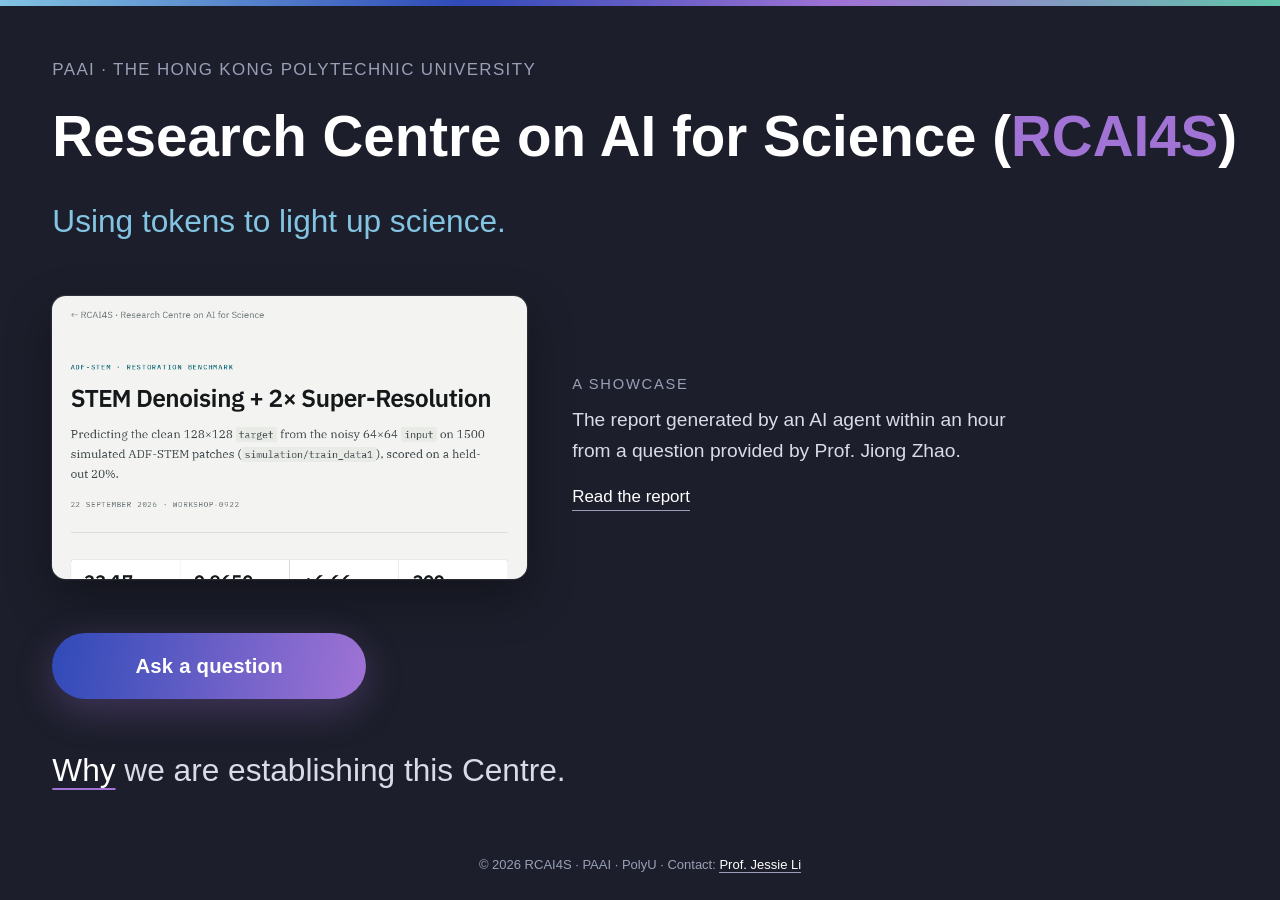
<file: index.html>
<!doctype html>
<html lang="en">
<head>
<meta charset="utf-8">
<meta name="viewport" content="width=device-width, initial-scale=1">
<title>RCAI4S · PolyU</title>
<meta name="description" content="Research Centre on AI for Science (RCAI4S), PolyU Academy for Artificial Intelligence, The Hong Kong Polytechnic University. Using tokens to light up science.">
<link rel="stylesheet" href="style.css">
<style>
.cta{margin-top:48px}
/* the button flips (top to bottom, like a split-flap) to say how the question is answered */
.ask{display:inline-block;border:0;perspective:600px;color:#fff}
.ask:hover{color:#fff}
.flip{display:grid;transform-style:preserve-3d;transition:transform .5s cubic-bezier(.3,.7,.2,1)}
.face{grid-area:1/1;display:flex;align-items:center;justify-content:center;white-space:nowrap;
  padding:15px 36px;border-radius:999px;font-size:18px;font-weight:600;letter-spacing:.01em;backface-visibility:hidden}
.front{background:linear-gradient(100deg,var(--blue),var(--violet));box-shadow:0 10px 34px rgba(160,115,213,.28)}
.back{background:linear-gradient(100deg,var(--violet),var(--sky));color:var(--charcoal);transform:rotateX(180deg);
  box-shadow:0 10px 34px rgba(130,196,226,.32)}
.ask:hover .flip,.ask:focus-visible .flip{transform:rotateX(180deg)}
.cta .note{display:none;margin-top:12px;font-size:15px;color:var(--faint)}
@media (hover:none){.cta .note{display:block}}

/* the showcase: a small window onto the report, its caption beside it */
.case{margin-top:44px;display:flex;align-items:center;gap:20px 40px;flex-wrap:wrap}
.window{position:relative;display:block;flex:none;width:420px;max-width:100%;height:250px;border:0;border-radius:12px;overflow:hidden;background:#111;
  box-shadow:0 0 0 1px rgba(255,255,255,.08),0 16px 40px rgba(0,0,0,.35)}
.window:hover{box-shadow:0 0 0 2px var(--sky),0 16px 40px rgba(0,0,0,.35)}
.reel{position:absolute;left:0;top:0;width:1100px;transform-origin:0 0;will-change:transform}
.reel iframe{display:block;width:1100px;height:9000px;border:0;pointer-events:none}
.case figcaption{flex:1 1 260px;min-width:0;max-width:420px}
.case .k{font-size:13px;letter-spacing:.12em;text-transform:uppercase;color:var(--faint)}
.case figcaption p{margin-top:8px;font-size:17px;color:var(--text)}
.case figcaption a{display:inline-block;margin-top:14px;font-size:15px}

.why{margin-top:40px;font-size:clamp(22px,3vw,28px);color:var(--text)}
.why a{border:0;color:var(--paper);text-decoration:underline;text-decoration-color:var(--violet);
  text-decoration-thickness:2px;text-underline-offset:6px}
.why a:hover{color:var(--violet);text-decoration-color:var(--violet)}

@media (max-width:520px){main{padding-top:40px}.cta{margin-top:40px}.ask,.face{display:block;text-align:center}
  .case{margin-top:56px}.window{width:100%;height:340px}.why{margin-top:56px}}

/* desktop: one column as before, just wider; the caption stays on one line */
@media (min-width:960px){
  main{max-width:1120px;padding:44px 40px 32px}
  h1{font-size:clamp(36px,4.2vw,50px);white-space:nowrap}
  h1 .narrow{display:none}
  body{min-height:100vh}
  main{display:flex;flex-direction:column;justify-content:center}
}
</style>
</head>
<body>
<div class="stripe"></div>
<main>
  <p class="sm">PAAI · The Hong Kong Polytechnic University</p>
  <h1>Research Centre on<br class="narrow"> AI for Science (<span class="hi">RCAI4S</span>)</h1>
  <p class="md">Using tokens to light up science.</p>


  <figure class="case">
    <a class="window" href="case/" aria-label="Open the case report">
      <div class="reel" id="reel"><iframe id="report" src="case/index.html" title="A case report" tabindex="-1" loading="lazy"></iframe></div>
    </a>
    <figcaption>
      <p class="k">A showcase</p>
      <p>The report generated by an AI agent within an hour from a question provided by Prof. Jiong Zhao.</p>
      <a href="case/">Read the report</a>
    </figcaption>
  </figure>

  <div class="cta">
    <a class="ask" href="ask.html"><span class="flip"><span class="face front">Ask a question</span><span class="face back">Our AI agents take it on</span></span></a>
    <p class="note">Our AI agents take it on.</p>
  </div>

  <p class="why"><a href="https://jessielzh.com/talks/2026-10-paai-salon/">Why</a> we are establishing this Centre.</p>
</main>
<footer>© 2026 RCAI4S · PAAI · PolyU · Contact: <a href="https://jessielzh.com">Prof. Jessie Li</a></footer>
<script>
// big screens: scale the whole page up until it fills the screen (width or height, whichever runs out first)
(() => {
  const main = document.querySelector('main'), foot = document.querySelector('footer');
  function fit() {
    main.style.zoom = ''; main.style.flex = 'none';
    const h = main.offsetHeight, w = main.offsetWidth;
    main.style.flex = '';
    if (innerWidth < 960) return;
    main.style.zoom = Math.max(1, Math.min(innerWidth / w, (innerHeight - foot.offsetHeight - 6) / h, 2));
  }
  addEventListener('resize', fit); fit();
})();
// a window onto the report: scale it to the frame and let it drift down slowly, then start over
(() => {
  const win = document.querySelector('.window'), reel = document.getElementById('reel'), fr = document.getElementById('report');
  const SPEED = 45;                            // report px per second
  const W = win.clientWidth < 700 ? 720 : 1100;   // a small window renders the report narrower so its text stays legible
  reel.style.width = fr.style.width = W + 'px';
  let H = 9000, y = 0, last = 0, pause = 1500;
  const scale = () => win.clientWidth / W;
  const draw = () => reel.style.transform = `scale(${scale()}) translateY(${-y}px)`;
  fr.addEventListener('load', () => {
    try { H = fr.contentDocument.documentElement.scrollHeight; fr.style.height = H + 'px'; } catch (e) {}  // file:// keeps 9000
  });
  addEventListener('resize', draw); draw();
  if (matchMedia('(prefers-reduced-motion: reduce)').matches) return;
  function tick(t) {
    const dt = last ? (t - last) / 1000 : 0; last = t;
    if (pause > 0) pause -= dt * 1000;
    else {
      y += SPEED * dt;
      const end = H - win.clientHeight / scale();
      if (y >= end) { y = end; pause = 2500; setTimeout(() => { y = 0; pause = 1500; draw(); }, 2400); }
    }
    draw(); requestAnimationFrame(tick);
  }
  requestAnimationFrame(tick);
})();
</script>
</body>
</html>
</file>
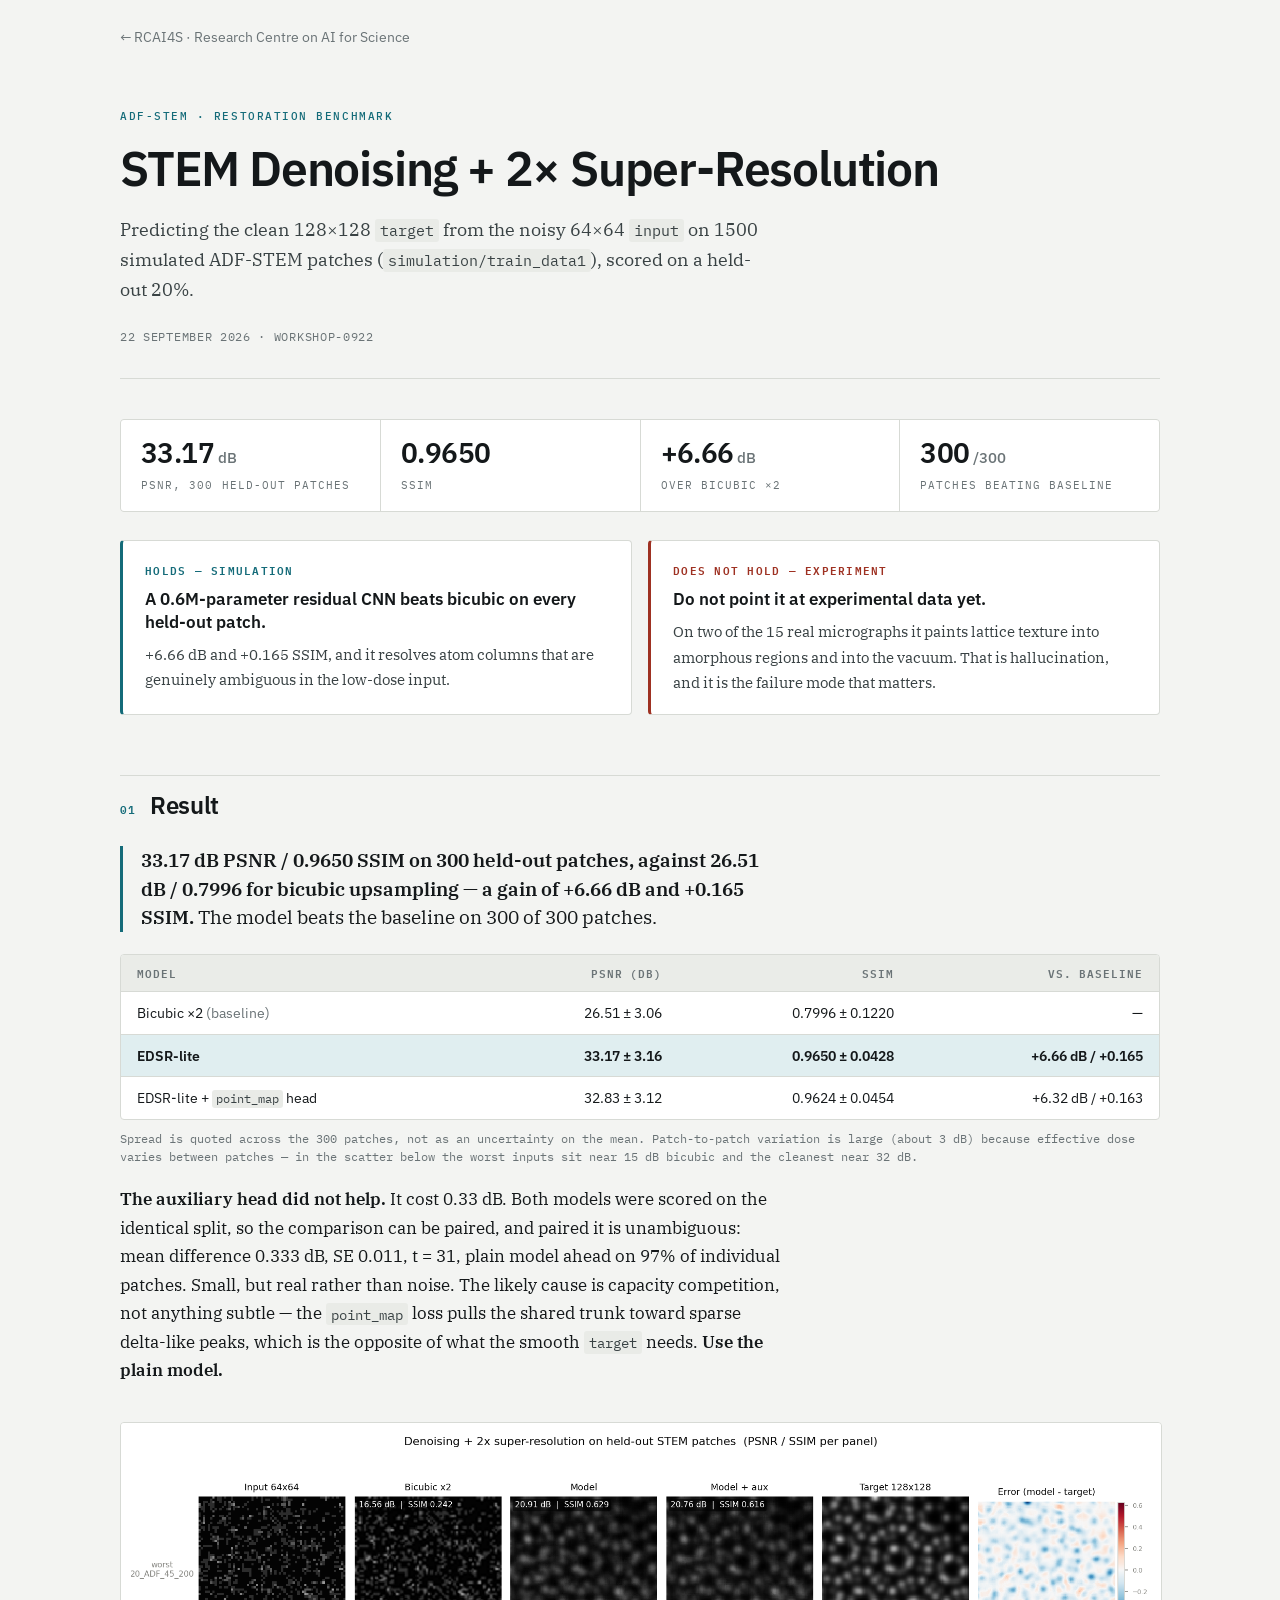
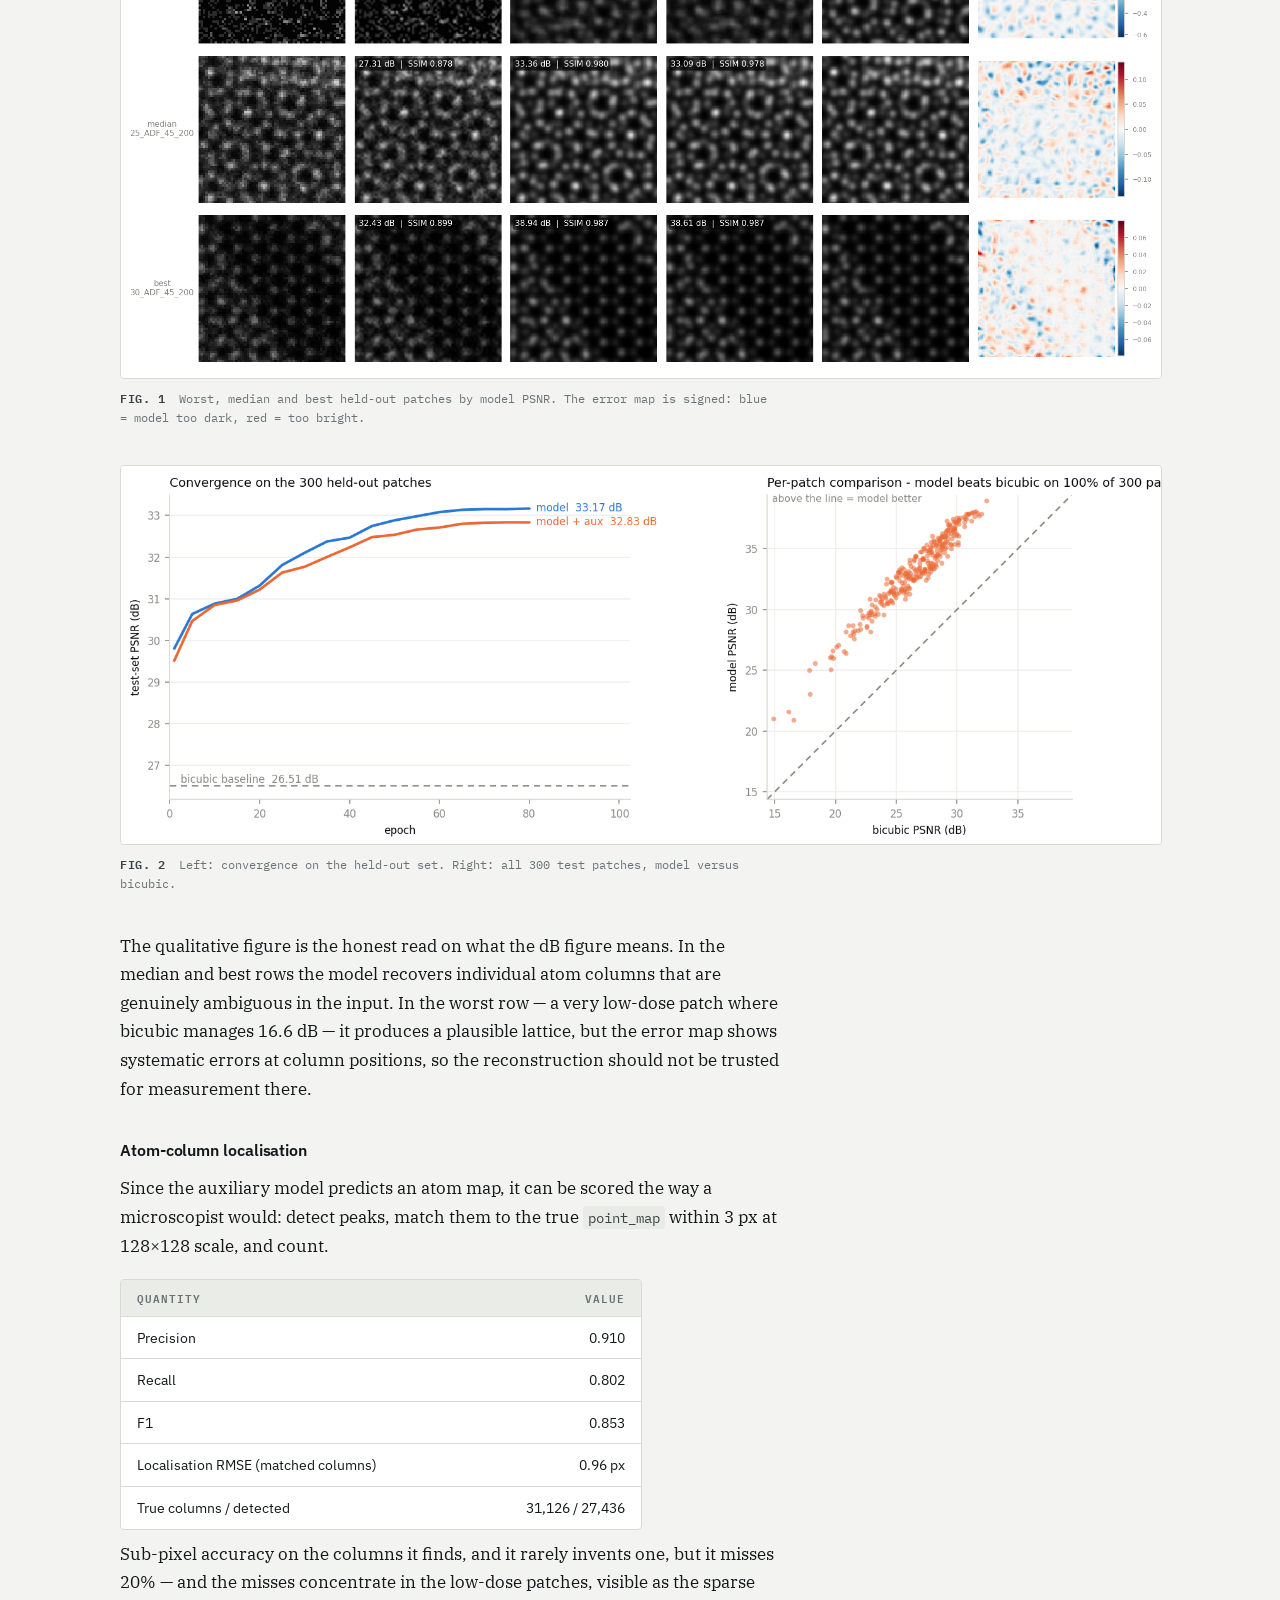
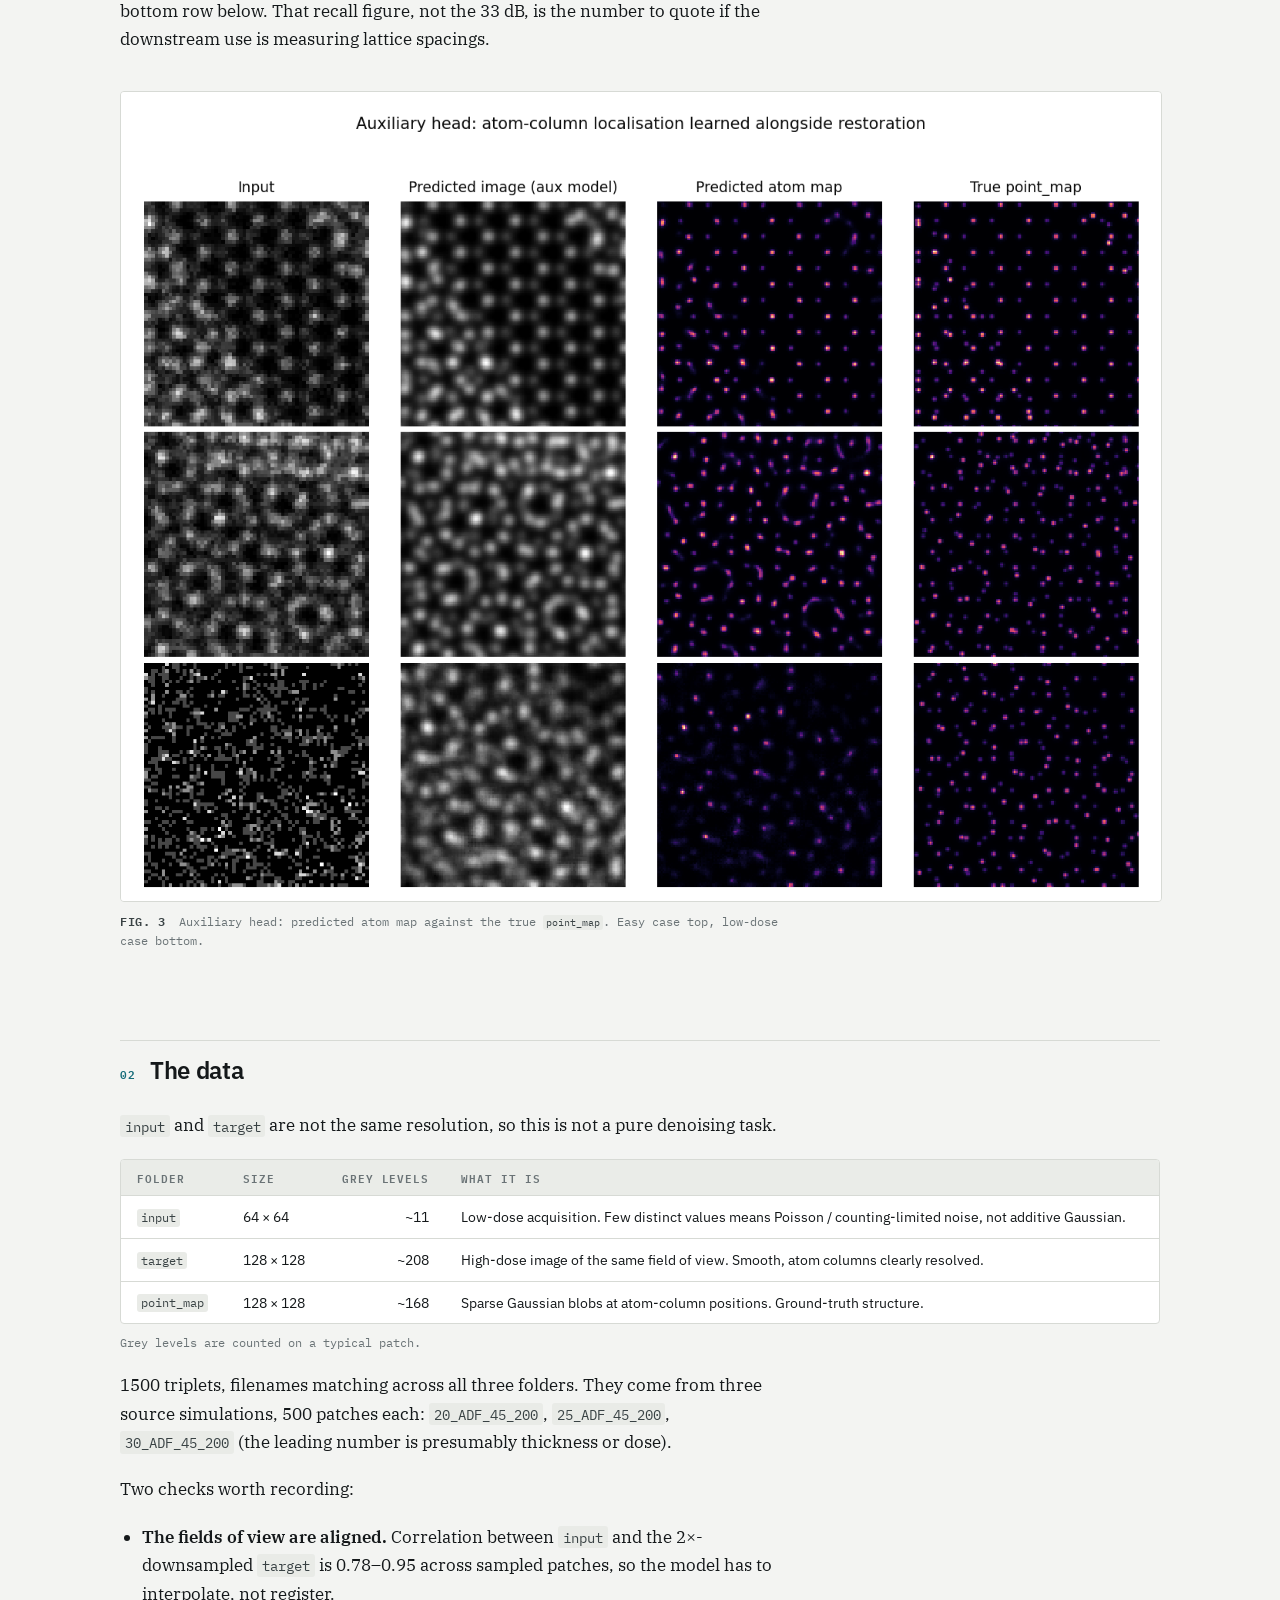
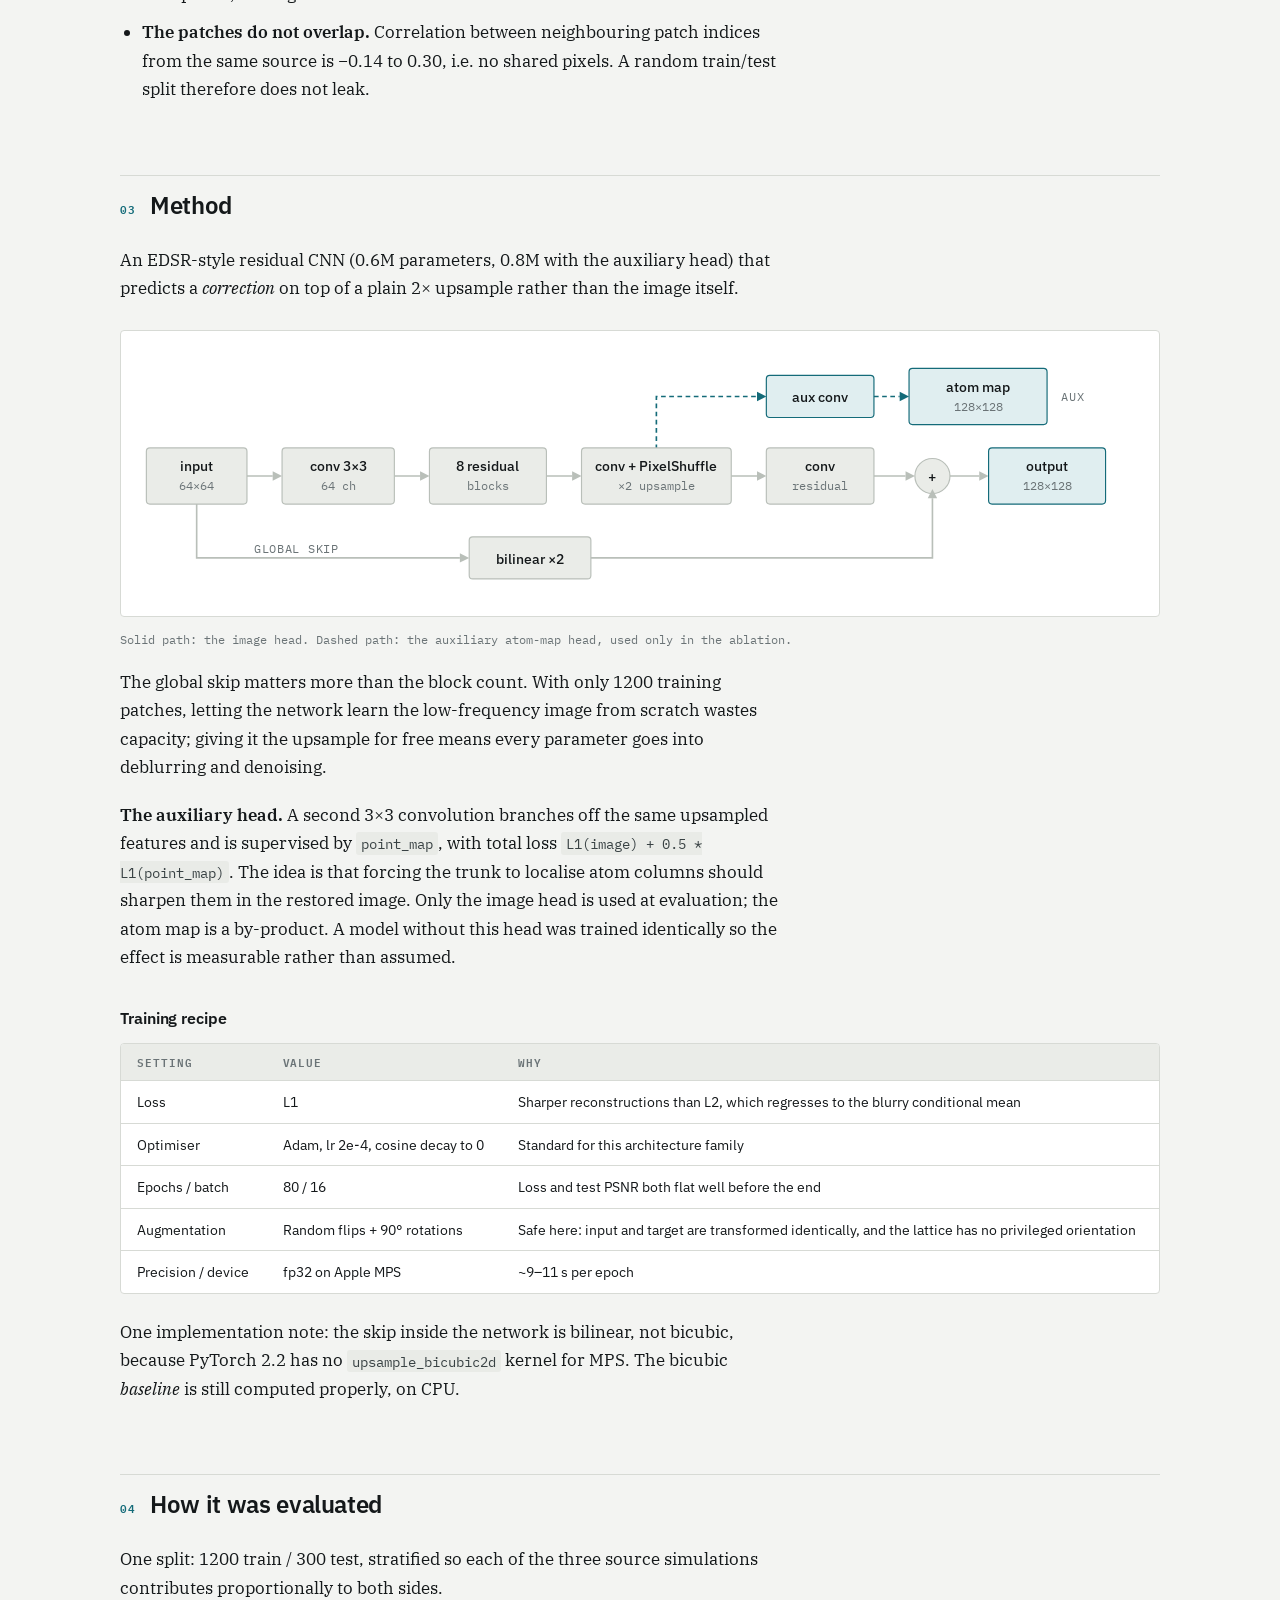
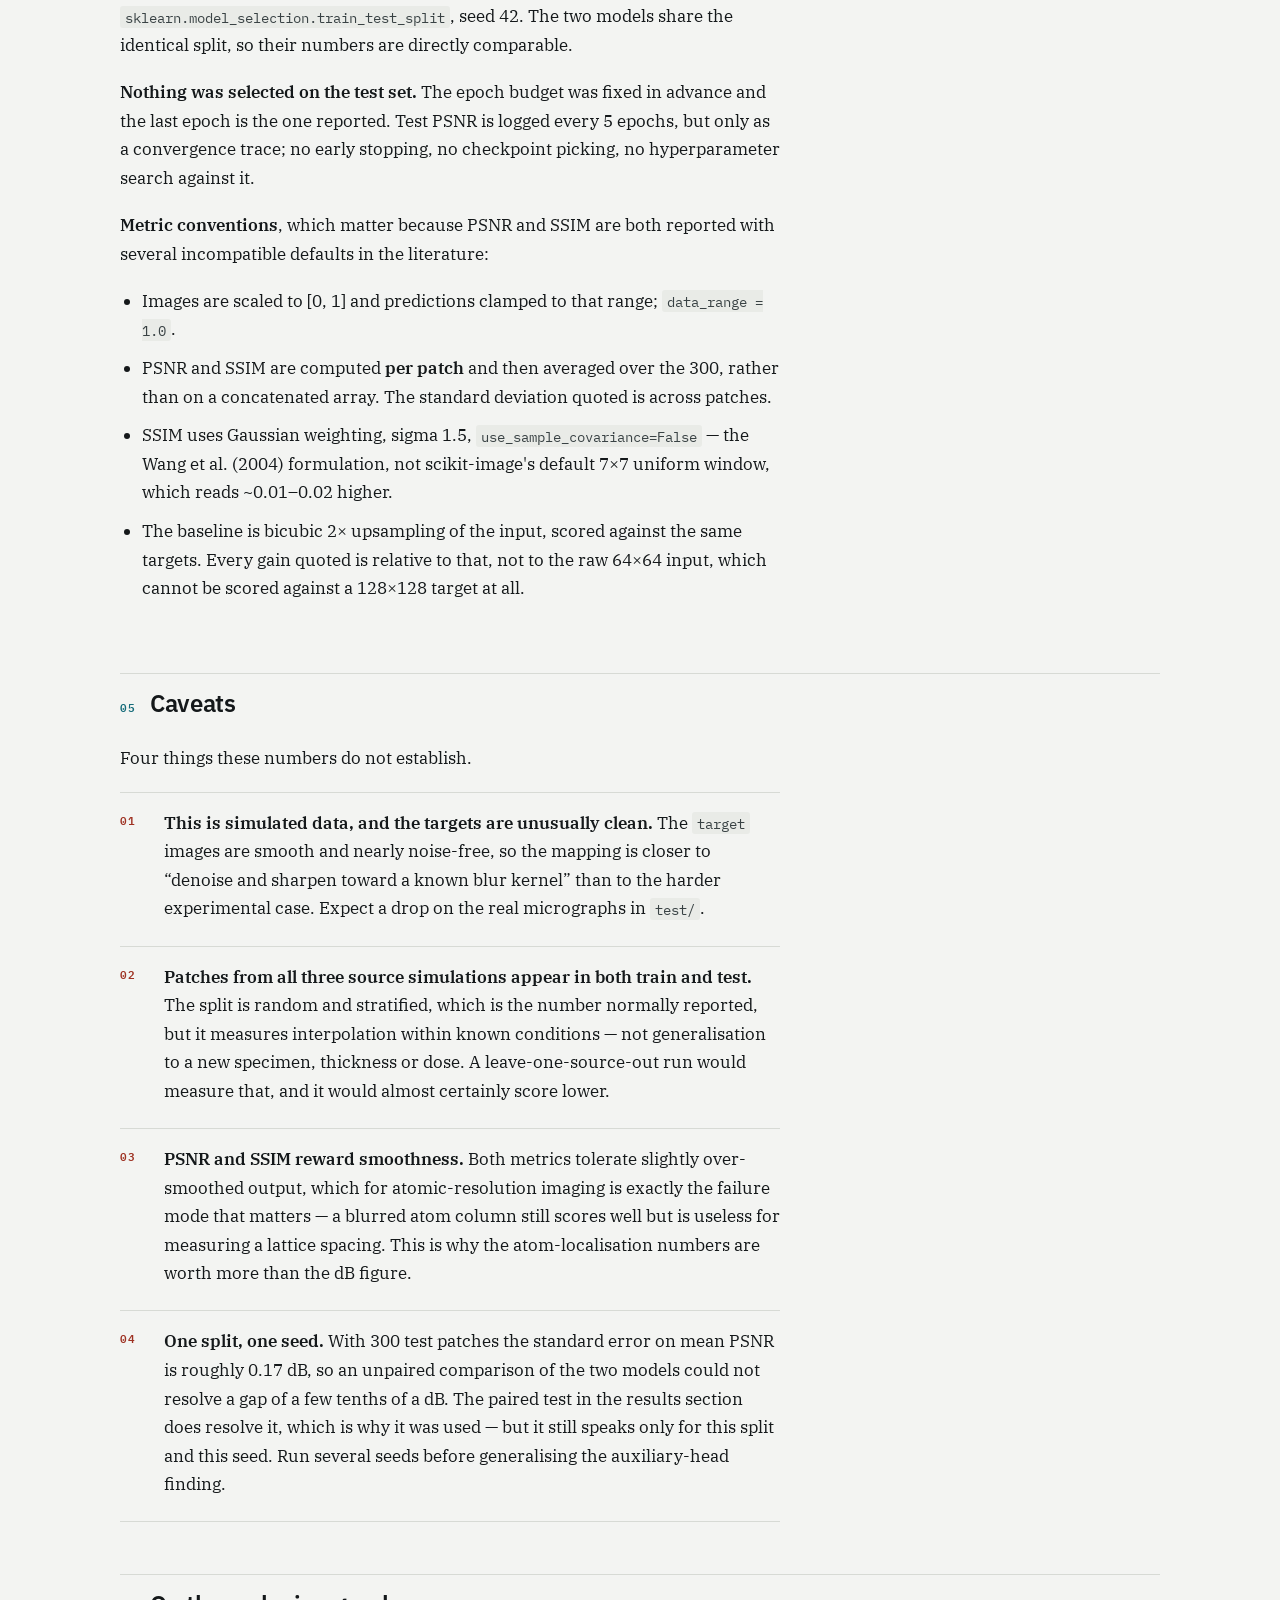
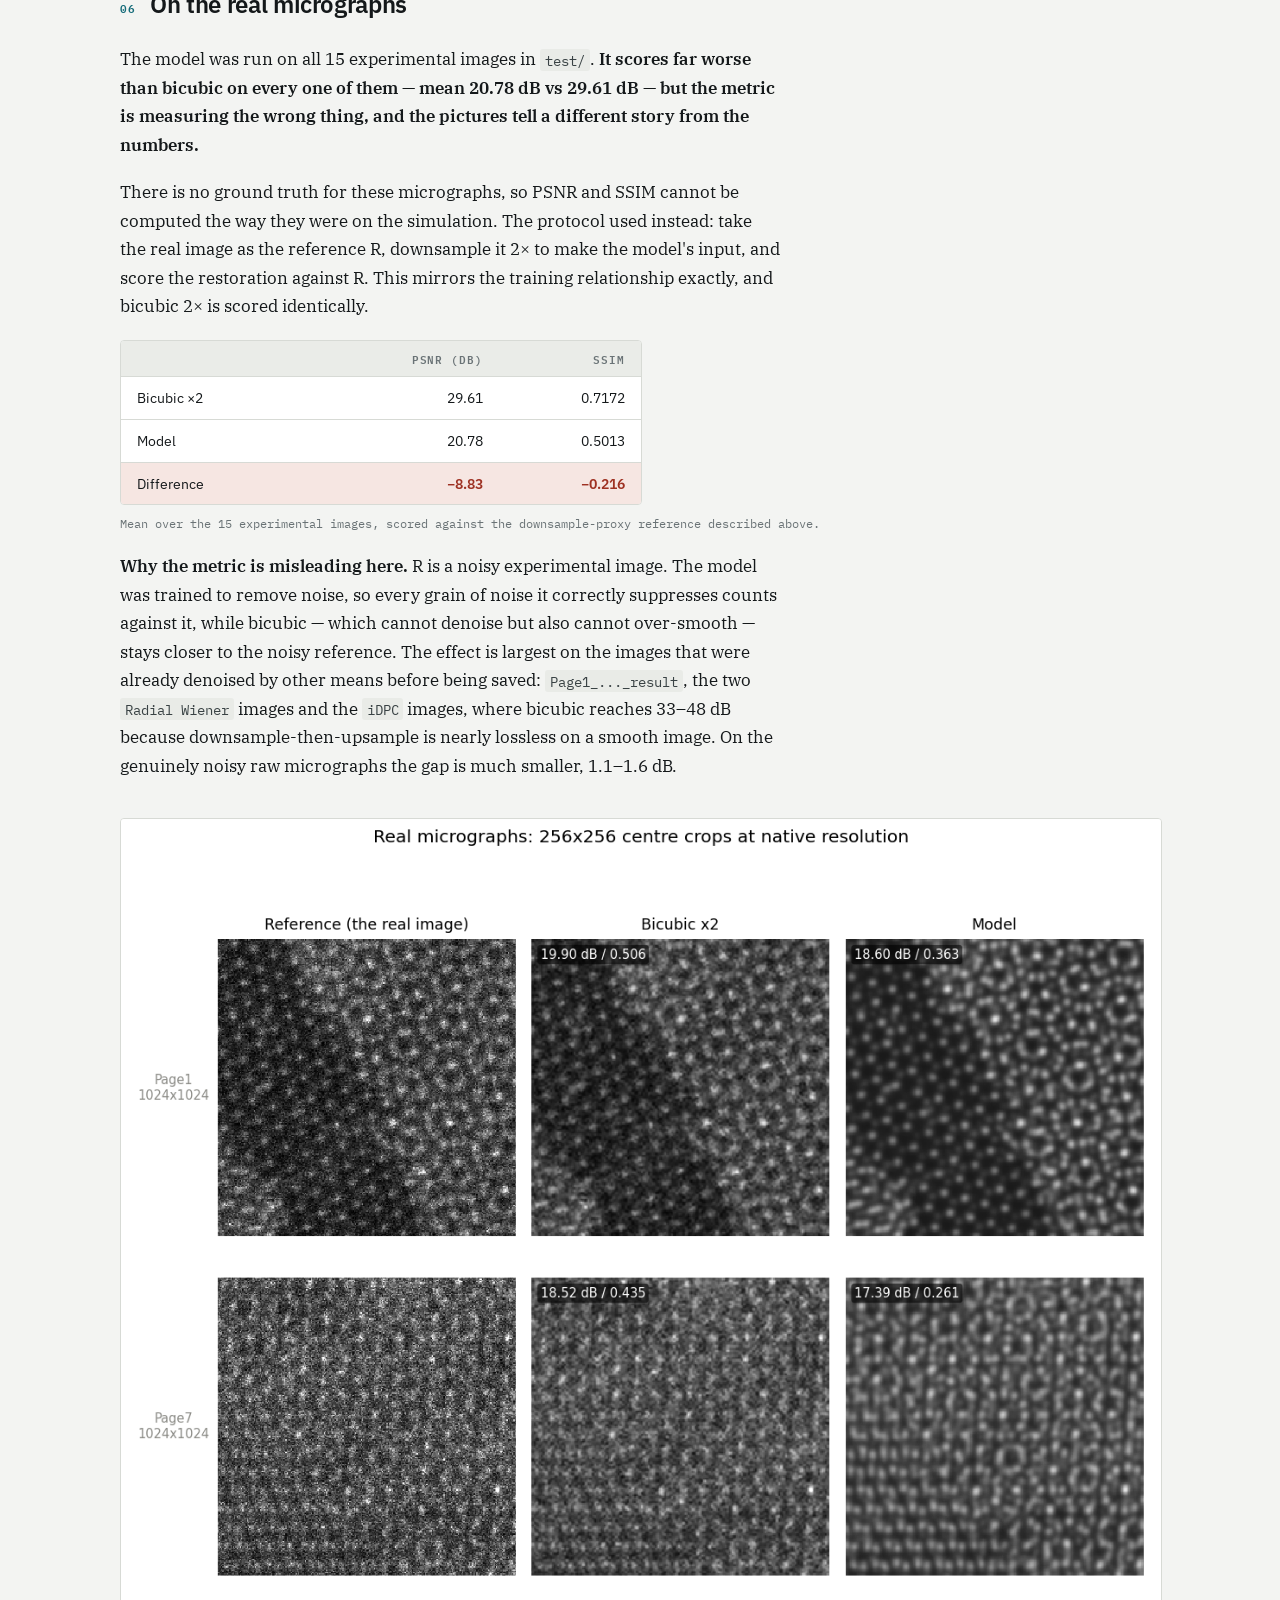
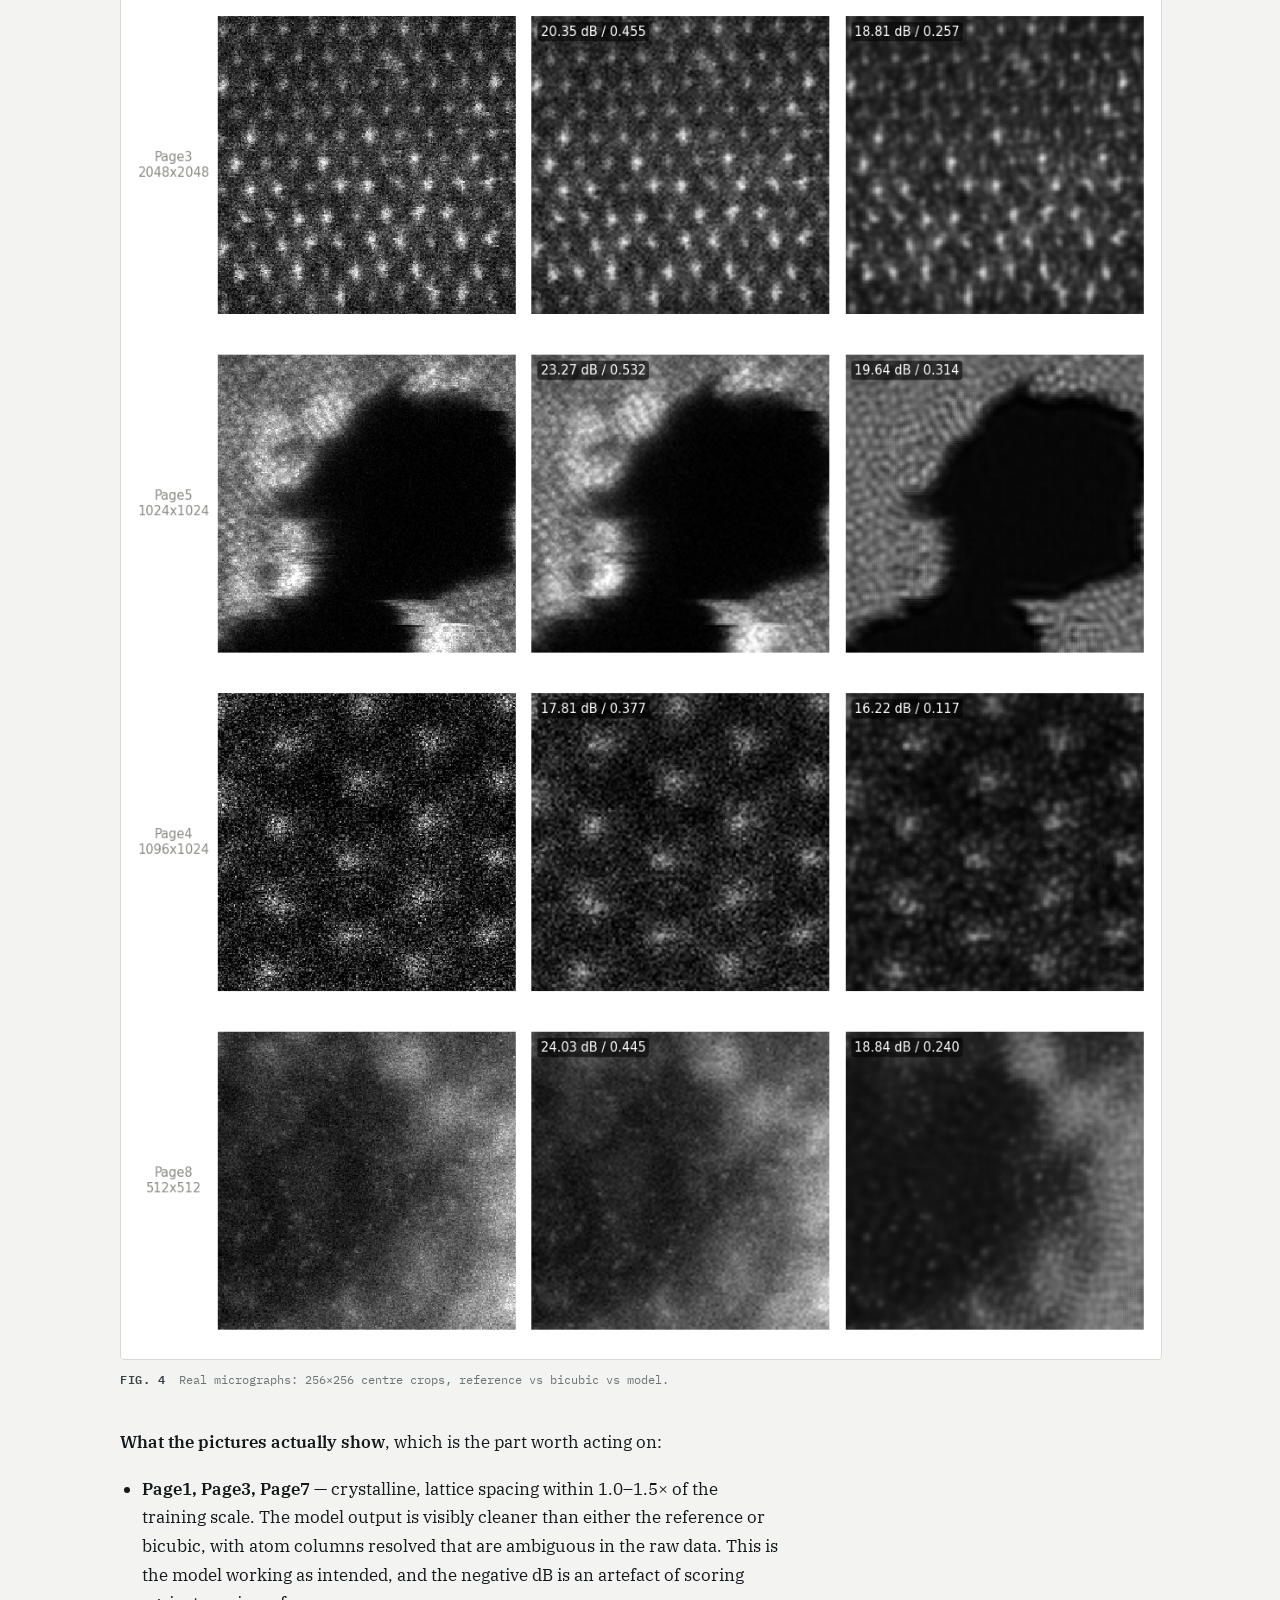
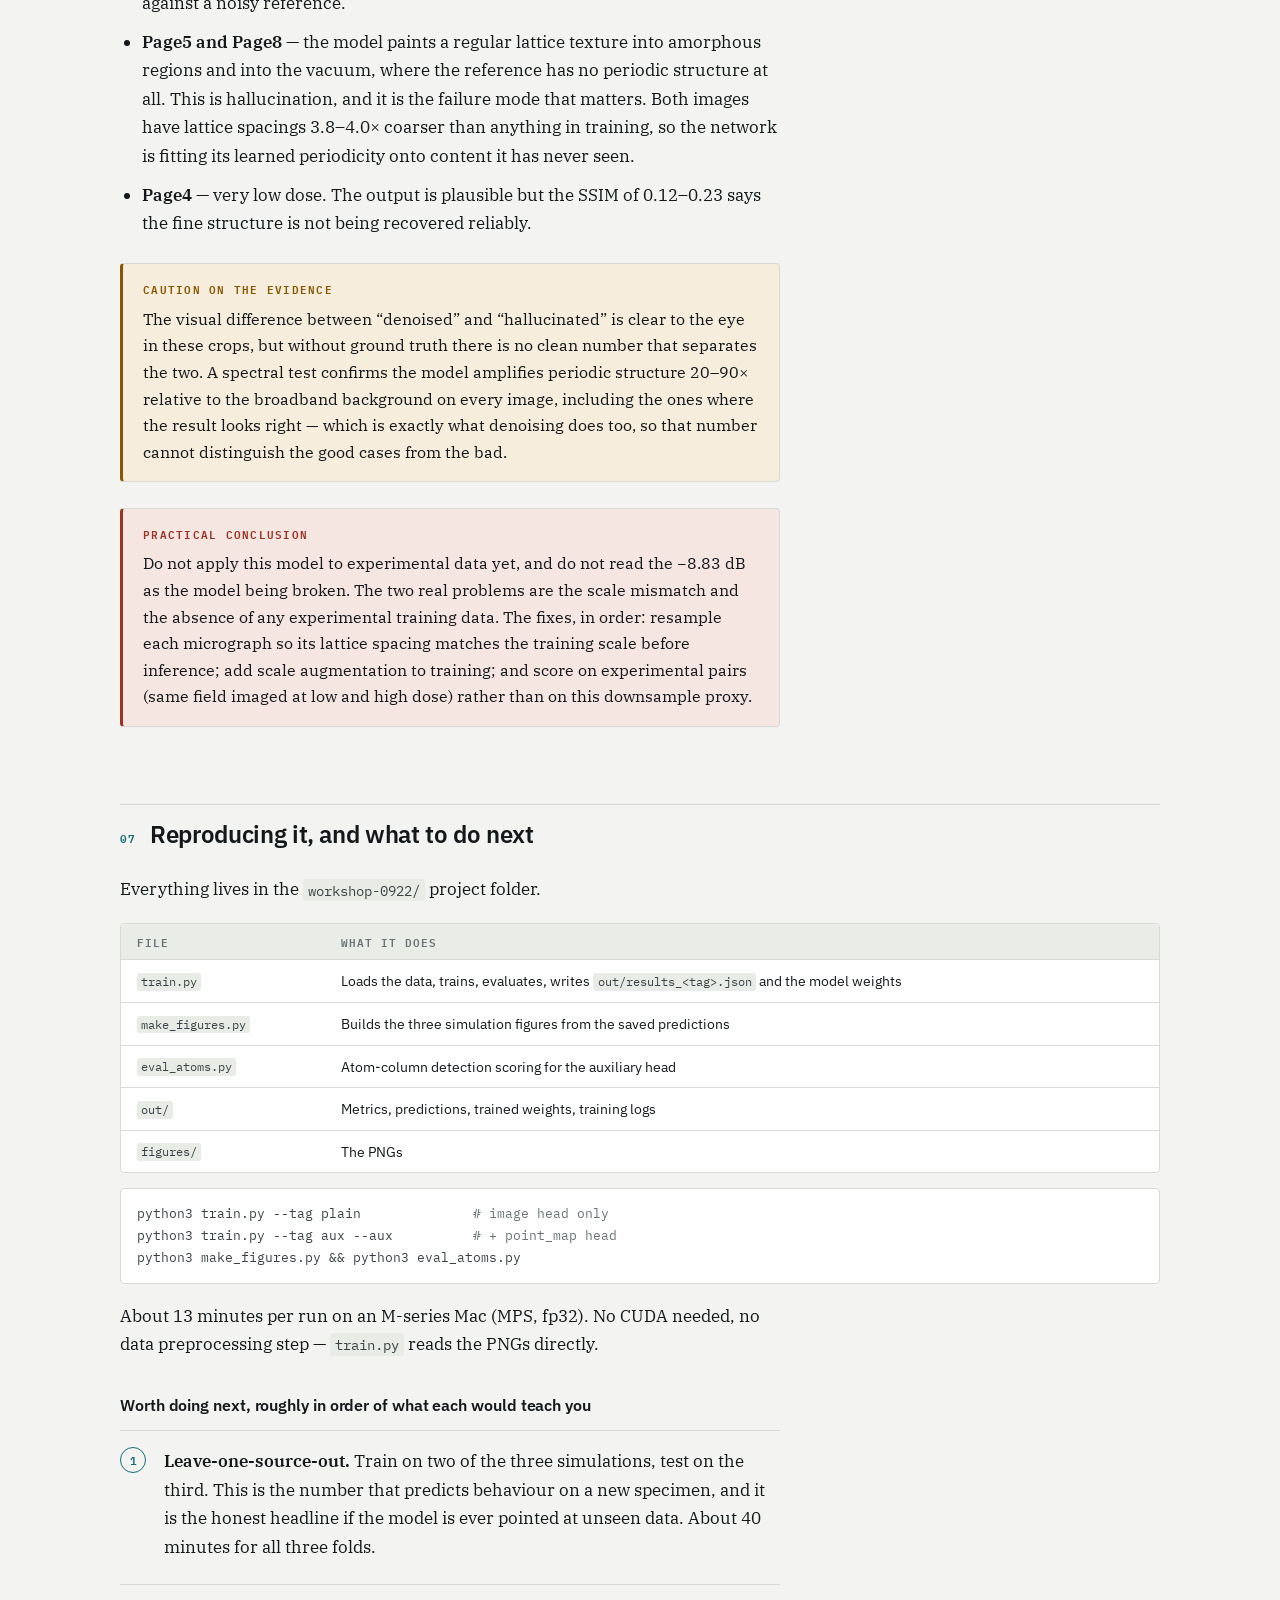
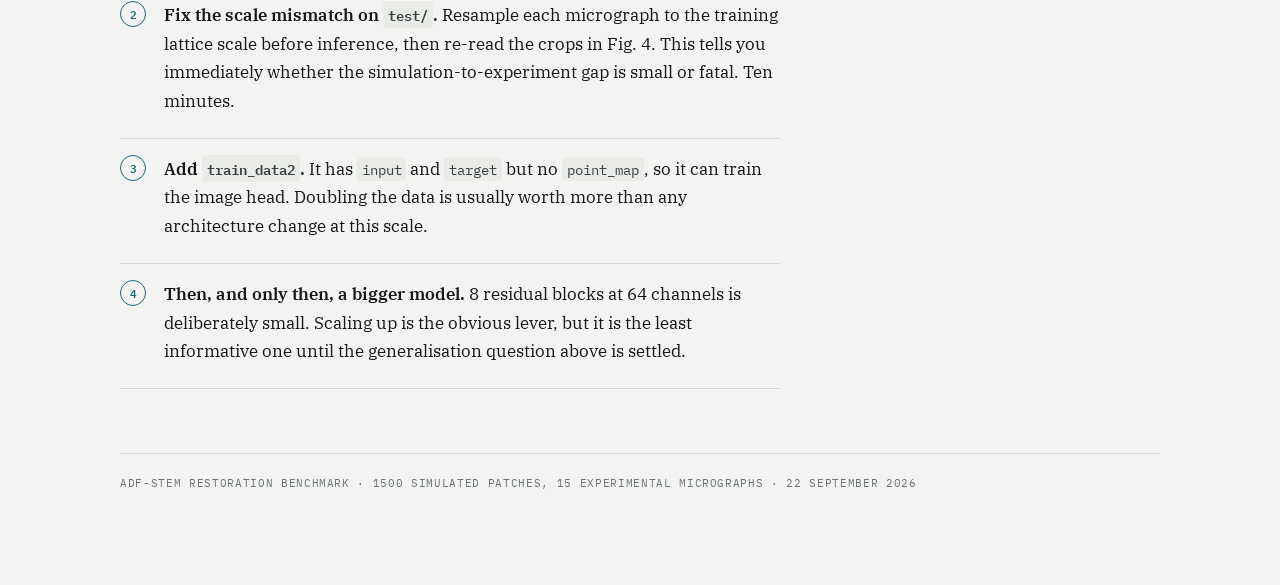
<file: case/index.html>
<!doctype html>
<html lang="en">
<head>
<meta charset="utf-8">
<meta name="viewport" content="width=device-width, initial-scale=1">
<title>Jiong Zhao's case · RCAI4S</title>
<meta name="description" content="STEM denoising and 2x super-resolution with an AI agent: a working session with Prof. Jiong Zhao, 22 September 2026.">

<link rel="preconnect" href="https://fonts.gstatic.com" crossorigin>
<link rel="stylesheet" href="https://fonts.googleapis.com/css2?family=IBM+Plex+Mono:wght@400;500;600&family=IBM+Plex+Sans:wght@400;500;600;700&family=IBM+Plex+Serif:ital,wght@0,400;0,600;1,400&display=swap">
<style>
  :root{
    --paper:#f3f4f2;
    --surface:#ffffff;
    --surface-2:#eaece8;
    --ink:#14181a;
    --ink-2:#394244;
    --muted:#6a7376;
    --rule:#d7dad5;
    --rule-2:#b9bfb9;
    --accent:#146b79;
    --accent-soft:#e0eef0;
    --warn:#8a5600;
    --warn-soft:#f6eddc;
    --neg:#9e3122;
    --neg-soft:#f6e6e2;
    --code-bg:#e9ebe7;
    --shadow:0 1px 2px rgba(20,24,26,.06),0 8px 24px -16px rgba(20,24,26,.22);
  }
  @media (prefers-color-scheme: dark){
    :root:not([data-theme="light"]){
      --paper:#0f1214;
      --surface:#171b1e;
      --surface-2:#1e2326;
      --ink:#e7eae8;
      --ink-2:#c2c9c8;
      --muted:#8d9799;
      --rule:#2b3235;
      --rule-2:#3d4649;
      --accent:#5cb8c7;
      --accent-soft:#12292e;
      --warn:#d8a24a;
      --warn-soft:#2a2216;
      --neg:#e08272;
      --neg-soft:#2c1a17;
      --code-bg:#20262a;
      --shadow:0 1px 2px rgba(0,0,0,.4),0 10px 28px -18px rgba(0,0,0,.8);
    }
  }
  :root[data-theme="dark"]{
    --paper:#0f1214;
    --surface:#171b1e;
    --surface-2:#1e2326;
    --ink:#e7eae8;
    --ink-2:#c2c9c8;
    --muted:#8d9799;
    --rule:#2b3235;
    --rule-2:#3d4649;
    --accent:#5cb8c7;
    --accent-soft:#12292e;
    --warn:#d8a24a;
    --warn-soft:#2a2216;
    --neg:#e08272;
    --neg-soft:#2c1a17;
    --code-bg:#20262a;
    --shadow:0 1px 2px rgba(0,0,0,.4),0 10px 28px -18px rgba(0,0,0,.8);
  }

  body{
    background:var(--paper);
    color:var(--ink);
    font-family:"IBM Plex Serif",Georgia,"Times New Roman",serif;
    font-size:17px;
    line-height:1.68;
    -webkit-font-smoothing:antialiased;
  }
  .wrap{
    max-width:1040px;
    margin:0 auto;
    padding-inline:20px;
    padding-block:0 72px;
  }
  .col{max-width:660px;}
  p,ul,ol{margin:0 0 1.1em;}
  ul,ol{padding-left:1.3em;}
  li{margin-bottom:.6em;}
  strong{font-weight:600;color:var(--ink);}
  em{font-style:italic;}
  a{color:var(--accent);}
  code{
    font-family:"IBM Plex Mono",ui-monospace,SFMono-Regular,Menlo,monospace;
    font-size:.84em;
    background:var(--code-bg);
    border-radius:3px;
    padding:.12em .34em;
    color:var(--ink-2);
    overflow-wrap:break-word;
  }

  /* ---------- masthead ---------- */
  .mast{
    border-bottom:1px solid var(--rule);
    padding-block:56px 32px;
    margin-bottom:40px;
  }
  .eyebrow{
    font-family:"IBM Plex Mono",monospace;
    font-size:11px;
    font-weight:500;
    letter-spacing:.14em;
    text-transform:uppercase;
    color:var(--accent);
    margin:0 0 18px;
  }
  h1{
    font-family:"IBM Plex Sans",system-ui,sans-serif;
    font-weight:600;
    font-size:clamp(2rem,5.2vw,3rem);
    line-height:1.08;
    letter-spacing:-.025em;
    text-wrap:balance;
    margin:0 0 20px;
  }
  h1 .times{font-variant-numeric:normal;}
  .dek{
    font-size:1.12rem;
    color:var(--ink-2);
    max-width:640px;
    margin:0 0 22px;
  }
  .byline{
    font-family:"IBM Plex Mono",monospace;
    font-size:11.5px;
    letter-spacing:.06em;
    color:var(--muted);
    text-transform:uppercase;
    margin:0;
  }

  /* ---------- headline metrics ---------- */
  .metrics{
    display:grid;
    grid-template-columns:repeat(auto-fit,minmax(150px,1fr));
    gap:1px;
    background:var(--rule);
    border:1px solid var(--rule);
    border-radius:4px;
    overflow:hidden;
    margin-bottom:28px;
  }
  .metric{
    background:var(--surface);
    padding:18px 20px 16px;
  }
  .metric .v{
    font-family:"IBM Plex Sans",system-ui,sans-serif;
    font-weight:600;
    font-size:1.75rem;
    letter-spacing:-.02em;
    line-height:1.1;
    font-variant-numeric:tabular-nums;
    display:block;
  }
  .metric .u{
    font-family:"IBM Plex Sans",system-ui,sans-serif;
    font-size:.95rem;
    font-weight:500;
    color:var(--muted);
    margin-left:.22em;
    letter-spacing:0;
  }
  .metric .k{
    font-family:"IBM Plex Mono",monospace;
    font-size:10.5px;
    letter-spacing:.1em;
    text-transform:uppercase;
    color:var(--muted);
    margin-top:8px;
    display:block;
  }

  /* ---------- the two verdicts ---------- */
  .verdicts{
    display:grid;
    grid-template-columns:repeat(auto-fit,minmax(280px,1fr));
    gap:16px;
    margin-bottom:8px;
  }
  .verdict{
    border-radius:4px;
    padding:20px 22px 18px;
    border:1px solid var(--rule);
    background:var(--surface);
    border-left-width:3px;
  }
  .verdict.good{border-left-color:var(--accent);}
  .verdict.bad{border-left-color:var(--neg);}
  .verdict .tag{
    font-family:"IBM Plex Mono",monospace;
    font-size:10.5px;
    font-weight:600;
    letter-spacing:.12em;
    text-transform:uppercase;
    display:block;
    margin-bottom:10px;
  }
  .verdict.good .tag{color:var(--accent);}
  .verdict.bad .tag{color:var(--neg);}
  .verdict h3{
    font-family:"IBM Plex Sans",system-ui,sans-serif;
    font-size:1.05rem;
    font-weight:600;
    line-height:1.35;
    margin:0 0 8px;
  }
  .verdict p{
    font-size:.95rem;
    color:var(--ink-2);
    margin:0;
  }

  /* ---------- sections ---------- */
  section{padding-top:52px;}
  .shead{
    display:flex;
    align-items:baseline;
    gap:14px;
    border-top:1px solid var(--rule);
    padding-top:14px;
    margin-bottom:26px;
  }
  .snum{
    font-family:"IBM Plex Mono",monospace;
    font-size:11px;
    font-weight:600;
    letter-spacing:.1em;
    color:var(--accent);
    font-variant-numeric:tabular-nums;
    padding-top:.35em;
  }
  h2{
    font-family:"IBM Plex Sans",system-ui,sans-serif;
    font-size:1.5rem;
    font-weight:600;
    letter-spacing:-.015em;
    line-height:1.25;
    margin:0;
    text-wrap:balance;
  }
  h3.sub{
    font-family:"IBM Plex Sans",system-ui,sans-serif;
    font-size:1.02rem;
    font-weight:600;
    margin:2em 0 .7em;
    letter-spacing:-.005em;
  }

  .lede{
    font-size:1.16rem;
    line-height:1.55;
    color:var(--ink);
    border-left:3px solid var(--accent);
    padding-left:18px;
    margin-bottom:1.2em;
  }

  /* ---------- tables ---------- */
  .tw{
    overflow-x:auto;
    margin:0 0 10px;
    border:1px solid var(--rule);
    border-radius:4px;
    background:var(--surface);
  }
  table{
    border-collapse:collapse;
    width:100%;
    min-width:440px;
    font-family:"IBM Plex Sans",system-ui,sans-serif;
    font-size:.9rem;
    font-variant-numeric:tabular-nums;
  }
  th,td{
    text-align:left;
    padding:10px 16px;
    border-bottom:1px solid var(--rule);
    vertical-align:top;
    line-height:1.5;
  }
  thead th{
    font-family:"IBM Plex Mono",monospace;
    font-size:10.5px;
    font-weight:600;
    letter-spacing:.09em;
    text-transform:uppercase;
    color:var(--muted);
    background:var(--surface-2);
    white-space:nowrap;
  }
  tbody tr:last-child td{border-bottom:none;}
  tr.hi td{background:var(--accent-soft);font-weight:600;}
  tr.neg td{background:var(--neg-soft);}
  tr.neg td strong{color:var(--neg);}
  td.num,th.num{text-align:right;white-space:nowrap;}
  .tnote{
    font-family:"IBM Plex Mono",monospace;
    font-size:11.5px;
    line-height:1.6;
    color:var(--muted);
    margin:0 0 1.6em;
  }

  /* ---------- figures ---------- */
  figure{
    margin:2.2em 0;
    max-width:100%;
  }
  figure img{
    display:block;
    width:100%;
    height:auto;
    border:1px solid var(--rule);
    border-radius:4px;
    background:var(--surface);
  }
  figcaption{
    font-family:"IBM Plex Mono",monospace;
    font-size:11.5px;
    line-height:1.65;
    color:var(--muted);
    margin-top:10px;
    max-width:660px;
  }
  figcaption b{
    color:var(--ink-2);
    font-weight:600;
    letter-spacing:.06em;
    text-transform:uppercase;
    margin-right:.5em;
  }

  /* ---------- diagram ---------- */
  .diagram{
    overflow-x:auto;
    border:1px solid var(--rule);
    border-radius:4px;
    background:var(--surface);
    padding:14px 16px;
    margin:1.6em 0 .8em;
  }
  .diagram svg{display:block;min-width:820px;}
  .dg-box{fill:var(--surface-2);stroke:var(--rule-2);stroke-width:1;}
  .dg-box-a{fill:var(--accent-soft);stroke:var(--accent);stroke-width:1;}
  .dg-t{fill:var(--ink);font-family:"IBM Plex Sans",system-ui,sans-serif;font-size:12px;font-weight:500;}
  .dg-s{fill:var(--muted);font-family:"IBM Plex Mono",monospace;font-size:10.5px;}
  .dg-line{stroke:var(--rule-2);stroke-width:1.4;fill:none;}
  .dg-head{fill:var(--rule-2);}
  .dg-alt{stroke:var(--accent);stroke-width:1.4;fill:none;stroke-dasharray:4 3;}
  .dg-alt-head{fill:var(--accent);}
  .dg-lab{fill:var(--muted);font-family:"IBM Plex Mono",monospace;font-size:10px;letter-spacing:.06em;}

  /* ---------- code ---------- */
  pre{
    font-family:"IBM Plex Mono",monospace;
    font-size:12.5px;
    line-height:1.75;
    background:var(--surface);
    border:1px solid var(--rule);
    border-radius:4px;
    padding:14px 16px;
    overflow-x:auto;
    margin:1.2em 0 1.4em;
    color:var(--ink-2);
  }
  pre .cm{color:var(--muted);}
  pre code{background:none;padding:0;font-size:inherit;}

  /* ---------- callouts ---------- */
  .call{
    border:1px solid var(--rule);
    border-left:3px solid var(--warn);
    background:var(--warn-soft);
    border-radius:4px;
    padding:16px 20px;
    margin:1.6em 0;
    font-size:.99rem;
  }
  .call p:last-child{margin-bottom:0;}
  .call.stop{border-left-color:var(--neg);background:var(--neg-soft);}
  .call .tag{
    font-family:"IBM Plex Mono",monospace;
    font-size:10.5px;
    font-weight:600;
    letter-spacing:.12em;
    text-transform:uppercase;
    color:var(--warn);
    display:block;
    margin-bottom:8px;
  }
  .call.stop .tag{color:var(--neg);}

  /* ---------- caveat list ---------- */
  ol.caveats{
    list-style:none;
    padding:0;
    margin:0;
    counter-reset:cav;
  }
  ol.caveats > li{
    counter-increment:cav;
    border-top:1px solid var(--rule);
    padding:16px 0 4px 44px;
    position:relative;
    margin:0;
  }
  ol.caveats > li::before{
    content:counter(cav,decimal-leading-zero);
    position:absolute;
    left:0;
    top:18px;
    font-family:"IBM Plex Mono",monospace;
    font-size:11px;
    font-weight:600;
    color:var(--neg);
    letter-spacing:.06em;
  }
  ol.caveats > li:last-child{border-bottom:1px solid var(--rule);}

  ol.next{
    list-style:none;
    padding:0;
    margin:0;
    counter-reset:nx;
  }
  ol.next > li{
    counter-increment:nx;
    border-top:1px solid var(--rule);
    padding:16px 0 4px 44px;
    position:relative;
    margin:0;
  }
  ol.next > li::before{
    content:counter(nx);
    position:absolute;
    left:0;
    top:16px;
    width:24px;
    height:24px;
    border-radius:50%;
    border:1px solid var(--accent);
    color:var(--accent);
    font-family:"IBM Plex Mono",monospace;
    font-size:11px;
    font-weight:600;
    display:grid;
    place-items:center;
  }
  ol.next > li:last-child{border-bottom:1px solid var(--rule);}

  footer{
    margin-top:64px;
    border-top:1px solid var(--rule);
    padding-top:20px;
    font-family:"IBM Plex Mono",monospace;
    font-size:11px;
    letter-spacing:.06em;
    color:var(--muted);
    text-transform:uppercase;
  }

  @media (max-width:640px){
    body{font-size:16px;}
    .mast{padding-block:36px 26px;}
    .metric .v{font-size:1.5rem;}
    section{padding-top:40px;}
  }
  @media (prefers-reduced-motion:no-preference){
    a,summary{transition:color .15s ease;}
  }
  :focus-visible{outline:2px solid var(--accent);outline-offset:2px;border-radius:2px;}
</style>

</head>
<body>
<div class="wrap">
<a href="/" style="display:inline-block;margin:18px 0 0;font-family:'IBM Plex Sans',sans-serif;font-size:14px;color:var(--muted);text-decoration:none">← RCAI4S · Research Centre on AI for Science</a>


  <header class="mast">
    <p class="eyebrow">ADF-STEM · restoration benchmark</p>
    <h1>STEM Denoising + 2× Super-Resolution</h1>
    <p class="dek">Predicting the clean 128×128 <code>target</code> from the noisy 64×64 <code>input</code> on 1500 simulated ADF-STEM patches (<code>simulation/train_data1</code>), scored on a held-out 20%.</p>
    <p class="byline">22 September 2026 · workshop-0922</p>
  </header>

  <div class="metrics">
    <div class="metric"><span class="v">33.17<span class="u">dB</span></span><span class="k">PSNR, 300 held-out patches</span></div>
    <div class="metric"><span class="v">0.9650</span><span class="k">SSIM</span></div>
    <div class="metric"><span class="v">+6.66<span class="u">dB</span></span><span class="k">over bicubic ×2</span></div>
    <div class="metric"><span class="v">300<span class="u">/300</span></span><span class="k">patches beating baseline</span></div>
  </div>

  <div class="verdicts">
    <div class="verdict good">
      <span class="tag">Holds — simulation</span>
      <h3>A 0.6M-parameter residual CNN beats bicubic on every held-out patch.</h3>
      <p>+6.66 dB and +0.165 SSIM, and it resolves atom columns that are genuinely ambiguous in the low-dose input.</p>
    </div>
    <div class="verdict bad">
      <span class="tag">Does not hold — experiment</span>
      <h3>Do not point it at experimental data yet.</h3>
      <p>On two of the 15 real micrographs it paints lattice texture into amorphous regions and into the vacuum. That is hallucination, and it is the failure mode that matters.</p>
    </div>
  </div>

  <section id="result">
    <div class="shead"><span class="snum">01</span><h2>Result</h2></div>
    <div class="col">
      <p class="lede"><strong>33.17 dB PSNR / 0.9650 SSIM on 300 held-out patches, against 26.51 dB / 0.7996 for bicubic upsampling — a gain of +6.66 dB and +0.165 SSIM.</strong> The model beats the baseline on 300 of 300 patches.</p>
    </div>

    <div class="tw">
      <table>
        <thead>
          <tr><th>Model</th><th class="num">PSNR (dB)</th><th class="num">SSIM</th><th class="num">vs. baseline</th></tr>
        </thead>
        <tbody>
          <tr><td>Bicubic ×2 <span style="color:var(--muted)">(baseline)</span></td><td class="num">26.51 ± 3.06</td><td class="num">0.7996 ± 0.1220</td><td class="num">—</td></tr>
          <tr class="hi"><td>EDSR-lite</td><td class="num">33.17 ± 3.16</td><td class="num">0.9650 ± 0.0428</td><td class="num">+6.66 dB / +0.165</td></tr>
          <tr><td>EDSR-lite + <code>point_map</code> head</td><td class="num">32.83 ± 3.12</td><td class="num">0.9624 ± 0.0454</td><td class="num">+6.32 dB / +0.163</td></tr>
        </tbody>
      </table>
    </div>
    <p class="tnote">Spread is quoted across the 300 patches, not as an uncertainty on the mean. Patch-to-patch variation is large (about 3 dB) because effective dose varies between patches — in the scatter below the worst inputs sit near 15 dB bicubic and the cleanest near 32 dB.</p>

    <div class="col">
      <p><strong>The auxiliary head did not help.</strong> It cost 0.33 dB. Both models were scored on the identical split, so the comparison can be paired, and paired it is unambiguous: mean difference 0.333 dB, SE 0.011, t = 31, plain model ahead on 97% of individual patches. Small, but real rather than noise. The likely cause is capacity competition, not anything subtle — the <code>point_map</code> loss pulls the shared trunk toward sparse delta-like peaks, which is the opposite of what the smooth <code>target</code> needs. <strong>Use the plain model.</strong></p>
    </div>

    <figure>
      <img src="fig1_qualitative.png" alt="Worst, median and best held-out patches by model PSNR, shown as input, bicubic, model, target and a signed error map.">
      <figcaption><b>Fig. 1</b> Worst, median and best held-out patches by model PSNR. The error map is signed: blue = model too dark, red = too bright.</figcaption>
    </figure>

    <figure>
      <img src="fig2_curves.png" alt="Left panel, test PSNR against epoch for both models. Right panel, scatter of model PSNR against bicubic PSNR for all 300 test patches.">
      <figcaption><b>Fig. 2</b> Left: convergence on the held-out set. Right: all 300 test patches, model versus bicubic.</figcaption>
    </figure>

    <div class="col">
      <p>The qualitative figure is the honest read on what the dB figure means. In the median and best rows the model recovers individual atom columns that are genuinely ambiguous in the input. In the worst row — a very low-dose patch where bicubic manages 16.6 dB — it produces a plausible lattice, but the error map shows systematic errors at column positions, so the reconstruction should not be trusted for measurement there.</p>

      <h3 class="sub">Atom-column localisation</h3>
      <p>Since the auxiliary model predicts an atom map, it can be scored the way a microscopist would: detect peaks, match them to the true <code>point_map</code> within 3 px at 128×128 scale, and count.</p>
    </div>

    <div class="tw" style="max-width:520px">
      <table style="min-width:340px">
        <thead><tr><th>Quantity</th><th class="num">Value</th></tr></thead>
        <tbody>
          <tr><td>Precision</td><td class="num">0.910</td></tr>
          <tr><td>Recall</td><td class="num">0.802</td></tr>
          <tr><td>F1</td><td class="num">0.853</td></tr>
          <tr><td>Localisation RMSE (matched columns)</td><td class="num">0.96 px</td></tr>
          <tr><td>True columns / detected</td><td class="num">31,126 / 27,436</td></tr>
        </tbody>
      </table>
    </div>

    <div class="col">
      <p>Sub-pixel accuracy on the columns it finds, and it rarely invents one, but it misses 20% — and the misses concentrate in the low-dose patches, visible as the sparse bottom row below. That recall figure, not the 33 dB, is the number to quote if the downstream use is measuring lattice spacings.</p>
    </div>

    <figure>
      <img src="fig3_pointmap.png" alt="Predicted atom map beside the true point map for an easy case and a low-dose case.">
      <figcaption><b>Fig. 3</b> Auxiliary head: predicted atom map against the true <code>point_map</code>. Easy case top, low-dose case bottom.</figcaption>
    </figure>
  </section>

  <section id="data">
    <div class="shead"><span class="snum">02</span><h2>The data</h2></div>
    <div class="col">
      <p><code>input</code> and <code>target</code> are not the same resolution, so this is not a pure denoising task.</p>
    </div>

    <div class="tw">
      <table>
        <thead><tr><th>Folder</th><th>Size</th><th class="num">Grey levels</th><th>What it is</th></tr></thead>
        <tbody>
          <tr><td><code>input</code></td><td>64 × 64</td><td class="num">~11</td><td>Low-dose acquisition. Few distinct values means Poisson / counting-limited noise, not additive Gaussian.</td></tr>
          <tr><td><code>target</code></td><td>128 × 128</td><td class="num">~208</td><td>High-dose image of the same field of view. Smooth, atom columns clearly resolved.</td></tr>
          <tr><td><code>point_map</code></td><td>128 × 128</td><td class="num">~168</td><td>Sparse Gaussian blobs at atom-column positions. Ground-truth structure.</td></tr>
        </tbody>
      </table>
    </div>
    <p class="tnote">Grey levels are counted on a typical patch.</p>

    <div class="col">
      <p>1500 triplets, filenames matching across all three folders. They come from three source simulations, 500 patches each: <code>20_ADF_45_200</code>, <code>25_ADF_45_200</code>, <code>30_ADF_45_200</code> (the leading number is presumably thickness or dose).</p>
      <p>Two checks worth recording:</p>
      <ul>
        <li><strong>The fields of view are aligned.</strong> Correlation between <code>input</code> and the 2×-downsampled <code>target</code> is 0.78–0.95 across sampled patches, so the model has to interpolate, not register.</li>
        <li><strong>The patches do not overlap.</strong> Correlation between neighbouring patch indices from the same source is −0.14 to 0.30, i.e. no shared pixels. A random train/test split therefore does not leak.</li>
      </ul>
    </div>
  </section>

  <section id="method">
    <div class="shead"><span class="snum">03</span><h2>Method</h2></div>
    <div class="col">
      <p>An EDSR-style residual CNN (0.6M parameters, 0.8M with the auxiliary head) that predicts a <em>correction</em> on top of a plain 2× upsample rather than the image itself.</p>
    </div>

    <div class="diagram">
      <svg viewBox="0 0 860 220" role="img" aria-label="Network diagram: the 64 by 64 input passes through a 3 by 3 convolution, eight residual blocks, a PixelShuffle 2x upsample and a residual convolution, and is added to a bilinear 2x upsample of the input to give the 128 by 128 output. A second convolution branches off the upsampled features to predict a 128 by 128 atom map.">
        <!-- aux branch (top) -->
        <path class="dg-alt" d="M444,110 L444,44 L530,44"/>
        <path class="dg-alt-head" d="M530,40 L538,44 L530,48 Z"/>
        <rect class="dg-box-a" x="538" y="26" width="92" height="36" rx="3"/>
        <text class="dg-t" x="584" y="49" text-anchor="middle">aux conv</text>
        <path class="dg-alt" d="M630,44 L652,44"/>
        <path class="dg-alt-head" d="M652,40 L660,44 L652,48 Z"/>
        <rect class="dg-box-a" x="660" y="20" width="118" height="48" rx="3"/>
        <text class="dg-t" x="719" y="40" text-anchor="middle">atom map</text>
        <text class="dg-s" x="719" y="56" text-anchor="middle">128×128</text>
        <text class="dg-lab" x="790" y="48">AUX</text>

        <!-- main row -->
        <rect class="dg-box" x="8" y="88" width="86" height="48" rx="3"/>
        <text class="dg-t" x="51" y="108" text-anchor="middle">input</text>
        <text class="dg-s" x="51" y="124" text-anchor="middle">64×64</text>
        <path class="dg-line" d="M94,112 L116,112"/><path class="dg-head" d="M116,108 L124,112 L116,116 Z"/>

        <rect class="dg-box" x="124" y="88" width="96" height="48" rx="3"/>
        <text class="dg-t" x="172" y="108" text-anchor="middle">conv 3×3</text>
        <text class="dg-s" x="172" y="124" text-anchor="middle">64 ch</text>
        <path class="dg-line" d="M220,112 L242,112"/><path class="dg-head" d="M242,108 L250,112 L242,116 Z"/>

        <rect class="dg-box" x="250" y="88" width="100" height="48" rx="3"/>
        <text class="dg-t" x="300" y="108" text-anchor="middle">8 residual</text>
        <text class="dg-s" x="300" y="124" text-anchor="middle">blocks</text>
        <path class="dg-line" d="M350,112 L372,112"/><path class="dg-head" d="M372,108 L380,112 L372,116 Z"/>

        <rect class="dg-box" x="380" y="88" width="128" height="48" rx="3"/>
        <text class="dg-t" x="444" y="108" text-anchor="middle">conv + PixelShuffle</text>
        <text class="dg-s" x="444" y="124" text-anchor="middle">×2 upsample</text>
        <path class="dg-line" d="M508,112 L530,112"/><path class="dg-head" d="M530,108 L538,112 L530,116 Z"/>

        <rect class="dg-box" x="538" y="88" width="92" height="48" rx="3"/>
        <text class="dg-t" x="584" y="108" text-anchor="middle">conv</text>
        <text class="dg-s" x="584" y="124" text-anchor="middle">residual</text>
        <path class="dg-line" d="M630,112 L657,112"/><path class="dg-head" d="M657,108 L665,112 L657,116 Z"/>

        <circle class="dg-box" cx="680" cy="112" r="15"/>
        <text class="dg-t" x="680" y="117" text-anchor="middle" font-size="15">+</text>
        <path class="dg-line" d="M695,112 L720,112"/><path class="dg-head" d="M720,108 L728,112 L720,116 Z"/>

        <rect class="dg-box-a" x="728" y="88" width="100" height="48" rx="3"/>
        <text class="dg-t" x="778" y="108" text-anchor="middle">output</text>
        <text class="dg-s" x="778" y="124" text-anchor="middle">128×128</text>

        <!-- global skip (bottom) -->
        <path class="dg-line" d="M51,136 L51,182 L276,182"/>
        <path class="dg-head" d="M276,178 L284,182 L276,186 Z"/>
        <rect class="dg-box" x="284" y="164" width="104" height="36" rx="3"/>
        <text class="dg-t" x="336" y="187" text-anchor="middle">bilinear ×2</text>
        <path class="dg-line" d="M388,182 L680,182 L680,131"/>
        <path class="dg-head" d="M676,131 L680,123 L684,131 Z"/>
        <text class="dg-lab" x="100" y="178">GLOBAL SKIP</text>
      </svg>
    </div>
    <p class="tnote">Solid path: the image head. Dashed path: the auxiliary atom-map head, used only in the ablation.</p>

    <div class="col">
      <p>The global skip matters more than the block count. With only 1200 training patches, letting the network learn the low-frequency image from scratch wastes capacity; giving it the upsample for free means every parameter goes into deblurring and denoising.</p>
      <p><strong>The auxiliary head.</strong> A second 3×3 convolution branches off the same upsampled features and is supervised by <code>point_map</code>, with total loss <code>L1(image) + 0.5 * L1(point_map)</code>. The idea is that forcing the trunk to localise atom columns should sharpen them in the restored image. Only the image head is used at evaluation; the atom map is a by-product. A model without this head was trained identically so the effect is measurable rather than assumed.</p>
      <h3 class="sub">Training recipe</h3>
    </div>

    <div class="tw">
      <table>
        <thead><tr><th>Setting</th><th>Value</th><th>Why</th></tr></thead>
        <tbody>
          <tr><td>Loss</td><td>L1</td><td>Sharper reconstructions than L2, which regresses to the blurry conditional mean</td></tr>
          <tr><td>Optimiser</td><td>Adam, lr 2e-4, cosine decay to 0</td><td>Standard for this architecture family</td></tr>
          <tr><td>Epochs / batch</td><td>80 / 16</td><td>Loss and test PSNR both flat well before the end</td></tr>
          <tr><td>Augmentation</td><td>Random flips + 90° rotations</td><td>Safe here: input and target are transformed identically, and the lattice has no privileged orientation</td></tr>
          <tr><td>Precision / device</td><td>fp32 on Apple MPS</td><td>~9–11 s per epoch</td></tr>
        </tbody>
      </table>
    </div>

    <div class="col">
      <p style="margin-top:1.4em">One implementation note: the skip inside the network is bilinear, not bicubic, because PyTorch 2.2 has no <code>upsample_bicubic2d</code> kernel for MPS. The bicubic <em>baseline</em> is still computed properly, on CPU.</p>
    </div>
  </section>

  <section id="evaluation">
    <div class="shead"><span class="snum">04</span><h2>How it was evaluated</h2></div>
    <div class="col">
      <p>One split: 1200 train / 300 test, stratified so each of the three source simulations contributes proportionally to both sides. <code>sklearn.model_selection.train_test_split</code>, seed 42. The two models share the identical split, so their numbers are directly comparable.</p>
      <p><strong>Nothing was selected on the test set.</strong> The epoch budget was fixed in advance and the last epoch is the one reported. Test PSNR is logged every 5 epochs, but only as a convergence trace; no early stopping, no checkpoint picking, no hyperparameter search against it.</p>
      <p><strong>Metric conventions</strong>, which matter because PSNR and SSIM are both reported with several incompatible defaults in the literature:</p>
      <ul>
        <li>Images are scaled to [0, 1] and predictions clamped to that range; <code>data_range = 1.0</code>.</li>
        <li>PSNR and SSIM are computed <strong>per patch</strong> and then averaged over the 300, rather than on a concatenated array. The standard deviation quoted is across patches.</li>
        <li>SSIM uses Gaussian weighting, sigma 1.5, <code>use_sample_covariance=False</code> — the Wang et al. (2004) formulation, not scikit-image's default 7×7 uniform window, which reads ~0.01–0.02 higher.</li>
        <li>The baseline is bicubic 2× upsampling of the input, scored against the same targets. Every gain quoted is relative to that, not to the raw 64×64 input, which cannot be scored against a 128×128 target at all.</li>
      </ul>
    </div>
  </section>

  <section id="caveats">
    <div class="shead"><span class="snum">05</span><h2>Caveats</h2></div>
    <div class="col">
      <p>Four things these numbers do not establish.</p>
      <ol class="caveats">
        <li><p><strong>This is simulated data, and the targets are unusually clean.</strong> The <code>target</code> images are smooth and nearly noise-free, so the mapping is closer to “denoise and sharpen toward a known blur kernel” than to the harder experimental case. Expect a drop on the real micrographs in <code>test/</code>.</p></li>
        <li><p><strong>Patches from all three source simulations appear in both train and test.</strong> The split is random and stratified, which is the number normally reported, but it measures interpolation within known conditions — not generalisation to a new specimen, thickness or dose. A leave-one-source-out run would measure that, and it would almost certainly score lower.</p></li>
        <li><p><strong>PSNR and SSIM reward smoothness.</strong> Both metrics tolerate slightly over-smoothed output, which for atomic-resolution imaging is exactly the failure mode that matters — a blurred atom column still scores well but is useless for measuring a lattice spacing. This is why the atom-localisation numbers are worth more than the dB figure.</p></li>
        <li><p><strong>One split, one seed.</strong> With 300 test patches the standard error on mean PSNR is roughly 0.17 dB, so an unpaired comparison of the two models could not resolve a gap of a few tenths of a dB. The paired test in the results section does resolve it, which is why it was used — but it still speaks only for this split and this seed. Run several seeds before generalising the auxiliary-head finding.</p></li>
      </ol>
    </div>
  </section>

  <section id="real">
    <div class="shead"><span class="snum">06</span><h2>On the real micrographs</h2></div>
    <div class="col">
      <p>The model was run on all 15 experimental images in <code>test/</code>. <strong>It scores far worse than bicubic on every one of them — mean 20.78 dB vs 29.61 dB — but the metric is measuring the wrong thing, and the pictures tell a different story from the numbers.</strong></p>
      <p>There is no ground truth for these micrographs, so PSNR and SSIM cannot be computed the way they were on the simulation. The protocol used instead: take the real image as the reference R, downsample it 2× to make the model's input, and score the restoration against R. This mirrors the training relationship exactly, and bicubic 2× is scored identically.</p>
    </div>

    <div class="tw" style="max-width:520px">
      <table style="min-width:340px">
        <thead><tr><th></th><th class="num">PSNR (dB)</th><th class="num">SSIM</th></tr></thead>
        <tbody>
          <tr><td>Bicubic ×2</td><td class="num">29.61</td><td class="num">0.7172</td></tr>
          <tr><td>Model</td><td class="num">20.78</td><td class="num">0.5013</td></tr>
          <tr class="neg"><td>Difference</td><td class="num"><strong>−8.83</strong></td><td class="num"><strong>−0.216</strong></td></tr>
        </tbody>
      </table>
    </div>
    <p class="tnote">Mean over the 15 experimental images, scored against the downsample-proxy reference described above.</p>

    <div class="col">
      <p><strong>Why the metric is misleading here.</strong> R is a noisy experimental image. The model was trained to remove noise, so every grain of noise it correctly suppresses counts against it, while bicubic — which cannot denoise but also cannot over-smooth — stays closer to the noisy reference. The effect is largest on the images that were already denoised by other means before being saved: <code>Page1_..._result</code>, the two <code>Radial Wiener</code> images and the <code>iDPC</code> images, where bicubic reaches 33–48 dB because downsample-then-upsample is nearly lossless on a smooth image. On the genuinely noisy raw micrographs the gap is much smaller, 1.1–1.6 dB.</p>
    </div>

    <figure>
      <img src="fig4_real_images.png" alt="Grid of 256 by 256 centre crops from the real micrographs, each shown as reference, bicubic and model output.">
      <figcaption><b>Fig. 4</b> Real micrographs: 256×256 centre crops, reference vs bicubic vs model.</figcaption>
    </figure>

    <div class="col">
      <p><strong>What the pictures actually show</strong>, which is the part worth acting on:</p>
      <ul>
        <li><strong>Page1, Page3, Page7</strong> — crystalline, lattice spacing within 1.0–1.5× of the training scale. The model output is visibly cleaner than either the reference or bicubic, with atom columns resolved that are ambiguous in the raw data. This is the model working as intended, and the negative dB is an artefact of scoring against a noisy reference.</li>
        <li><strong>Page5 and Page8</strong> — the model paints a regular lattice texture into amorphous regions and into the vacuum, where the reference has no periodic structure at all. This is hallucination, and it is the failure mode that matters. Both images have lattice spacings 3.8–4.0× coarser than anything in training, so the network is fitting its learned periodicity onto content it has never seen.</li>
        <li><strong>Page4</strong> — very low dose. The output is plausible but the SSIM of 0.12–0.23 says the fine structure is not being recovered reliably.</li>
      </ul>

      <div class="call">
        <span class="tag">Caution on the evidence</span>
        <p>The visual difference between “denoised” and “hallucinated” is clear to the eye in these crops, but without ground truth there is no clean number that separates the two. A spectral test confirms the model amplifies periodic structure 20–90× relative to the broadband background on every image, including the ones where the result looks right — which is exactly what denoising does too, so that number cannot distinguish the good cases from the bad.</p>
      </div>

      <div class="call stop">
        <span class="tag">Practical conclusion</span>
        <p>Do not apply this model to experimental data yet, and do not read the −8.83 dB as the model being broken. The two real problems are the scale mismatch and the absence of any experimental training data. The fixes, in order: resample each micrograph so its lattice spacing matches the training scale before inference; add scale augmentation to training; and score on experimental pairs (same field imaged at low and high dose) rather than on this downsample proxy.</p>
      </div>
    </div>
  </section>

  <section id="repro">
    <div class="shead"><span class="snum">07</span><h2>Reproducing it, and what to do next</h2></div>
    <div class="col">
      <p>Everything lives in the <code>workshop-0922/</code> project folder.</p>
    </div>

    <div class="tw">
      <table>
        <thead><tr><th>File</th><th>What it does</th></tr></thead>
        <tbody>
          <tr><td><code>train.py</code></td><td>Loads the data, trains, evaluates, writes <code>out/results_&lt;tag&gt;.json</code> and the model weights</td></tr>
          <tr><td><code>make_figures.py</code></td><td>Builds the three simulation figures from the saved predictions</td></tr>
          <tr><td><code>eval_atoms.py</code></td><td>Atom-column detection scoring for the auxiliary head</td></tr>
          <tr><td><code>out/</code></td><td>Metrics, predictions, trained weights, training logs</td></tr>
          <tr><td><code>figures/</code></td><td>The PNGs</td></tr>
        </tbody>
      </table>
    </div>

<pre><code>python3 train.py --tag plain              <span class="cm"># image head only</span>
python3 train.py --tag aux --aux          <span class="cm"># + point_map head</span>
python3 make_figures.py &amp;&amp; python3 eval_atoms.py</code></pre>

    <div class="col">
      <p>About 13 minutes per run on an M-series Mac (MPS, fp32). No CUDA needed, no data preprocessing step — <code>train.py</code> reads the PNGs directly.</p>

      <h3 class="sub">Worth doing next, roughly in order of what each would teach you</h3>
      <ol class="next">
        <li><p><strong>Leave-one-source-out.</strong> Train on two of the three simulations, test on the third. This is the number that predicts behaviour on a new specimen, and it is the honest headline if the model is ever pointed at unseen data. About 40 minutes for all three folds.</p></li>
        <li><p><strong>Fix the scale mismatch on <code>test/</code>.</strong> Resample each micrograph to the training lattice scale before inference, then re-read the crops in Fig. 4. This tells you immediately whether the simulation-to-experiment gap is small or fatal. Ten minutes.</p></li>
        <li><p><strong>Add <code>train_data2</code>.</strong> It has <code>input</code> and <code>target</code> but no <code>point_map</code>, so it can train the image head. Doubling the data is usually worth more than any architecture change at this scale.</p></li>
        <li><p><strong>Then, and only then, a bigger model.</strong> 8 residual blocks at 64 channels is deliberately small. Scaling up is the obvious lever, but it is the least informative one until the generalisation question above is settled.</p></li>
      </ol>
    </div>
  </section>

  <footer>
    <p>ADF-STEM restoration benchmark · 1500 simulated patches, 15 experimental micrographs · 22 September 2026</p>
  </footer>

</div>

</body>
</html>
</file>
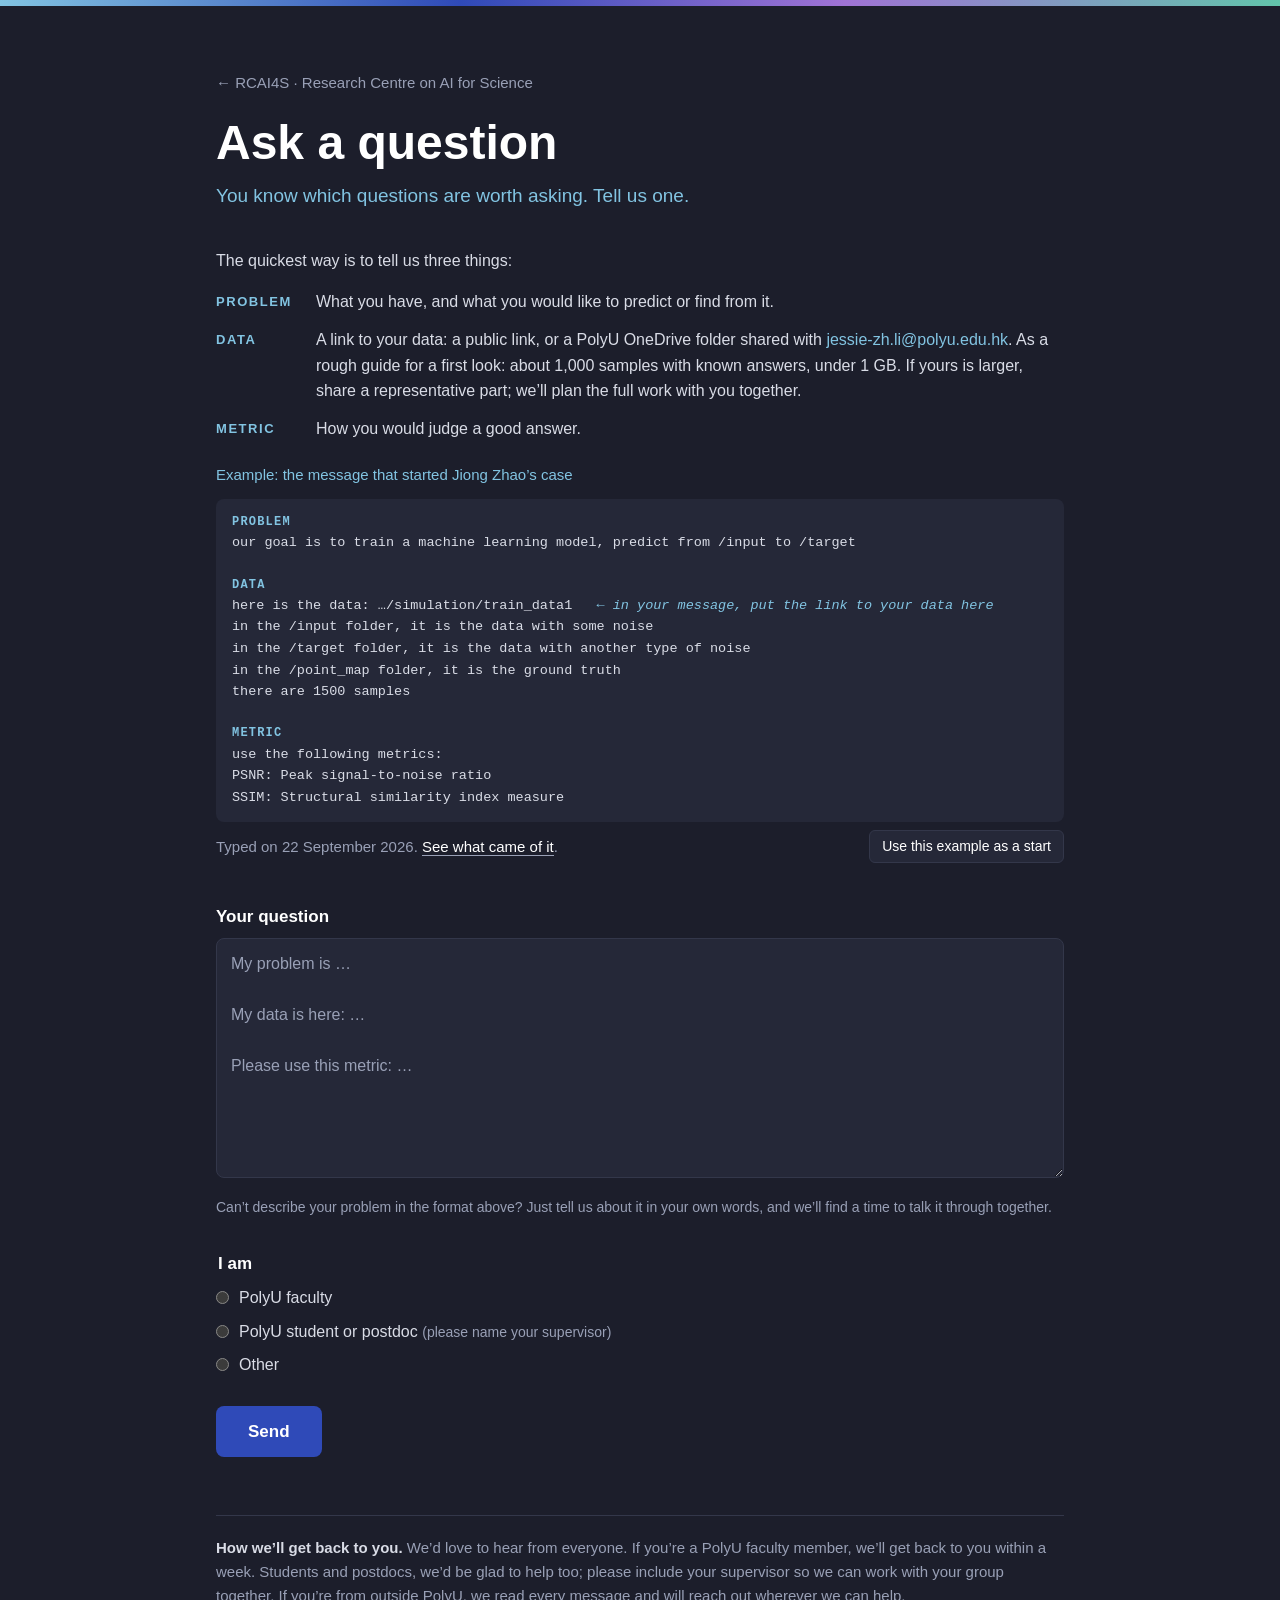
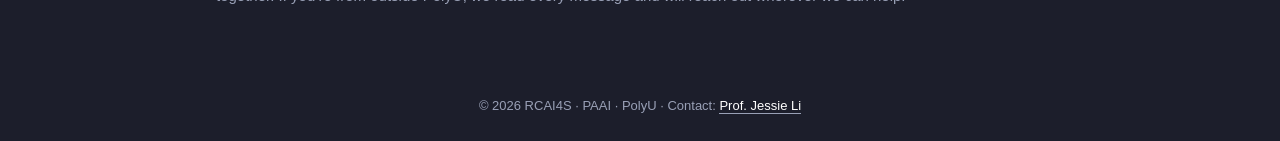
<file: ask.html>
<!doctype html>
<html lang="en">
<head>
<meta charset="utf-8">
<meta name="viewport" content="width=device-width, initial-scale=1">
<title>Ask a question · RCAI4S</title>
<meta name="description" content="Ask the Research Centre on AI for Science (RCAI4S) at PolyU a question from your research.">
<link rel="stylesheet" href="style.css">
<style>
.back{font-size:15px;border:0;color:var(--faint)}
.back:hover{color:var(--mint)}
h1{font-size:clamp(32px,5vw,48px);margin:20px 0 12px}
.lead{font-size:19px;color:var(--sky);margin-bottom:36px}

dl.parts{display:grid;grid-template-columns:max-content minmax(0,1fr);gap:12px 24px;margin-bottom:8px}
dl.parts dt{font-size:13px;font-weight:600;letter-spacing:.12em;text-transform:uppercase;color:var(--sky);padding-top:3px}
dl.parts dd{margin:0}
@media (max-width:480px){dl.parts{grid-template-columns:1fr;gap:2px}dl.parts dd{margin-bottom:12px}}
.addr{color:var(--sky);overflow-wrap:anywhere}

.example{margin:22px 0 40px;color:var(--faint);font-size:15px}
.example .head{color:var(--sky)}
.example .foot{display:flex;flex-wrap:wrap;justify-content:space-between;align-items:center;gap:10px 16px}
#sample .note{color:var(--sky);font-style:italic}
.example .copy{font:inherit;font-size:14px;color:var(--paper);background:var(--raised);border:1px solid var(--rule);border-radius:6px;padding:4px 12px;cursor:pointer}
.example .copy:hover{border-color:var(--sky)}
#sample b{display:block;color:var(--sky);font-weight:600;font-size:12px;letter-spacing:.1em}
#sample{white-space:pre-wrap;margin:12px 0 8px;font-family:ui-monospace,SFMono-Regular,Menlo,monospace;font-size:13.5px;
  line-height:1.6;color:var(--text);background:var(--raised);border-radius:8px;padding:14px 16px}

label.q,legend{display:block;font-weight:600;color:var(--paper);margin-bottom:8px;font-size:17px}
textarea,input[type=text],input[type=email],select{width:100%;font:inherit;font-size:16px;color:var(--paper);
  background:var(--raised);border:1px solid var(--rule);border-radius:8px;padding:12px 14px}
textarea{min-height:240px;resize:vertical}
textarea::placeholder,input::placeholder{color:var(--faint)}
textarea:focus,input:focus,select:focus{outline:none;border-color:var(--sky)}
select{appearance:none;-webkit-appearance:none;cursor:pointer;padding-right:40px;
  background:var(--raised) url("data:image/svg+xml,%3Csvg xmlns='http://www.w3.org/2000/svg' width='12' height='8' viewBox='0 0 12 8'%3E%3Cpath d='M1 1l5 5 5-5' fill='none' stroke='%2399A0B6' stroke-width='1.6'/%3E%3C/svg%3E") no-repeat right 14px center}
select:invalid{color:var(--faint)}
select option,select optgroup{background:var(--raised);color:var(--paper)}
select optgroup{color:var(--faint);font-style:normal}
.under{display:flex;flex-wrap:wrap;gap:6px 16px;margin-top:10px;font-size:14px;color:var(--faint)}
.link-btn{font:inherit;font-size:14px;background:none;border:0;padding:0;color:var(--sky);cursor:pointer;border-bottom:1px dashed currentColor}
.link-btn:hover{color:var(--mint)}

fieldset{border:0;padding:0;margin-top:32px}
.roles{display:grid;gap:8px}
.roles label{display:flex;gap:10px;align-items:flex-start;cursor:pointer}
.roles input{accent-color:var(--sky);margin-top:6px}
.roles small{color:var(--faint);font-size:14px}
.fields{display:grid;grid-template-columns:1fr;gap:14px;margin-top:24px}
.fields .wide{grid-column:1/-1}
.fields[hidden],.fields [hidden]{display:none}
.fields label{display:block;font-size:14px;color:var(--faint);margin-bottom:4px}
.hp{position:absolute;left:-9999px}
.send{margin-top:28px;font:inherit;font-size:17px;font-weight:600;color:var(--paper);background:var(--blue);
  border:0;border-radius:8px;padding:12px 32px;cursor:pointer}
.send:hover{background:#3B58D0}
.send:disabled{opacity:.5;cursor:default}
.err{color:#FF9D8A;font-size:15px;margin-top:12px;min-height:1.2em}
.policy{margin-top:28px;padding-top:20px;border-top:1px solid var(--rule);font-size:15px;color:var(--faint)}
.policy b{color:var(--text)}

#thanks h2{font-size:30px;color:var(--paper);margin-bottom:8px}
#thanks pre{white-space:pre-wrap;font-family:inherit;font-size:15px;background:var(--raised);border-radius:8px;
  padding:16px 18px;margin:18px 0 12px;max-height:360px;overflow:auto}

@media (max-width:560px){.fields{grid-template-columns:1fr} main{padding-top:40px}}
</style>
</head>
<body>
<div class="stripe"></div>
<main>
  <a class="back" href="./">← RCAI4S · Research Centre on AI for Science</a>
  <h1>Ask a question</h1>
  <p class="lead">You know which questions are worth asking. Tell us one.</p>

  <form id="f" novalidate>
    <p style="margin-bottom:16px">The quickest way is to tell us three things:</p>
    <dl class="parts">
      <dt>Problem</dt><dd>What you have, and what you would like to predict or find from it.</dd>
      <dt>Data</dt><dd>A link to your data: a public link, or a PolyU OneDrive folder shared with <span class="addr">jessie-zh.li@polyu.edu.hk</span>. As a rough guide for a first look: about 1,000 samples with known answers, under 1&nbsp;GB. If yours is larger, share a representative part; we’ll plan the full work with you together.</dd>
      <dt>Metric</dt><dd>How you would judge a good answer.</dd>
    </dl>
    <div class="example">
      <div class="head">Example: the message that started Jiong Zhao’s case</div>
<pre id="sample"><b>PROBLEM</b>our goal is to train a machine learning model, predict from /input to /target

<b>DATA</b>here is the data: …/simulation/train_data1   <span class="note">← in your message, put the link to your data here</span>
in the /input folder, it is the data with some noise
in the /target folder, it is the data with another type of noise
in the /point_map folder, it is the ground truth
there are 1500 samples

<b>METRIC</b>use the following metrics:
PSNR: Peak signal-to-noise ratio
SSIM: Structural similarity index measure</pre>
      <div class="foot"><p>Typed on 22 September 2026. <a href="case/">See what came of it</a>.</p><button type="button" class="copy" id="use-sample">Use this example as a start</button></div>
    </div>

    <label class="q" for="msg">Your question</label>
    <textarea id="msg" name="message" required placeholder="My problem is …&#10;&#10;My data is here: …&#10;&#10;Please use this metric: …"></textarea>
    <p class="under">Can’t describe your problem in the format above? Just tell us about it in your own words, and we’ll find a time to talk it through together.</p>

    <fieldset>
      <legend>I am</legend>
      <div class="roles">
        <label><input type="radio" name="role" value="PolyU faculty" required><span>PolyU faculty</span></label>
        <label><input type="radio" name="role" value="PolyU student / postdoc"><span>PolyU student or postdoc <small>(please name your supervisor)</small></span></label>
        <label><input type="radio" name="role" value="Other"><span>Other</span></label>
      </div>
    </fieldset>

    <div class="fields" id="fields" hidden>
      <div><label for="name">Name</label><input type="text" id="name" name="name" required autocomplete="name"></div>
      <div><label for="title">Title</label><input type="text" id="title" name="title" required autocomplete="organization-title"></div>
      <div class="wide" id="dept-w" hidden><label for="dept">Department</label><select id="dept" name="department" disabled>
        <option value="">Choose your department</option>
        <optgroup label="Faculty of Science">
          <option value="Department of Chemistry">Department of Chemistry</option>
          <option value="Department of Food Science and Nutrition">Department of Food Science and Nutrition</option>
          <option value="Department of Life Sciences">Department of Life Sciences</option>
          <option value="Department of Physics and Materials">Department of Physics and Materials</option>
        </optgroup>
        <optgroup label="Faculty of Engineering">
          <option value="Department of Aeronautical and Aviation Engineering">Department of Aeronautical and Aviation Engineering</option>
          <option value="Department of Biomedical Engineering">Department of Biomedical Engineering</option>
          <option value="Department of Electrical and Electronic Engineering">Department of Electrical and Electronic Engineering</option>
          <option value="Department of Industrial and Systems Engineering">Department of Industrial and Systems Engineering</option>
          <option value="Department of Mechanical Engineering">Department of Mechanical Engineering</option>
        </optgroup>
        <optgroup label="Faculty of Construction and Environment">
          <option value="Department of Architecture">Department of Architecture</option>
          <option value="Department of Building Environment and Energy Engineering">Department of Building Environment and Energy Engineering</option>
          <option value="Department of Civil and Environmental Engineering">Department of Civil and Environmental Engineering</option>
          <option value="Department of Construction Management and Intelligence">Department of Construction Management and Intelligence</option>
          <option value="Department of Land Surveying and Geospatial Science">Department of Land Surveying and Geospatial Science</option>
        </optgroup>
        <optgroup label="Faculty of Computer and Mathematical Sciences">
          <option value="Department of Applied Mathematics">Department of Applied Mathematics</option>
          <option value="Department of Computing">Department of Computing</option>
          <option value="Department of Data Science and Artificial Intelligence">Department of Data Science and Artificial Intelligence</option>
        </optgroup>
        <optgroup label="Faculty of Health and Social Sciences">
          <option value="Department of Applied Social Sciences">Department of Applied Social Sciences</option>
          <option value="Department of Health Technology and Informatics">Department of Health Technology and Informatics</option>
          <option value="Department of Rehabilitation Sciences">Department of Rehabilitation Sciences</option>
          <option value="School of Nursing">School of Nursing</option>
          <option value="School of Optometry">School of Optometry</option>
        </optgroup>
        <optgroup label="Faculty of Business">
          <option value="Department of Logistics and Maritime Studies">Department of Logistics and Maritime Studies</option>
          <option value="Department of Management and Marketing">Department of Management and Marketing</option>
          <option value="School of Accounting and Finance">School of Accounting and Finance</option>
        </optgroup>
        <optgroup label="Faculty of Humanities">
          <option value="Department of Chinese History and Culture">Department of Chinese History and Culture</option>
          <option value="Department of English and Communication">Department of English and Communication</option>
          <option value="Department of Language Science and Technology">Department of Language Science and Technology</option>
          <option value="Division of Artificial Intelligence and the Humanities">Division of Artificial Intelligence and the Humanities</option>
        </optgroup>
        <optgroup label="Schools">
          <option value="School of Design">School of Design</option>
          <option value="School of Fashion and Textiles">School of Fashion and Textiles</option>
          <option value="School of Hotel and Tourism Management">School of Hotel and Tourism Management</option>
        </optgroup>
        <optgroup label="Other">
          <option value="Other PolyU unit">Other PolyU unit</option>
        </optgroup>
      </select></div>
      <div class="wide" id="aff-w" hidden><label for="aff">Affiliation</label><input type="text" id="aff" name="affiliation" autocomplete="organization" disabled></div>
      <div class="wide"><label for="email">Email</label><input type="email" id="email" name="email" required autocomplete="email"></div>
      <div class="wide" id="sup" hidden><label for="supv">Supervisor’s name and email</label><input type="text" id="supv" name="supervisor" disabled></div>
    </div>
    <input type="checkbox" name="botcheck" class="hp" tabindex="-1" autocomplete="off" aria-hidden="true">

    <button type="submit" class="send" id="send">Send</button>
    <p class="err" id="err" role="alert"></p>

    <p class="policy"><b>How we’ll get back to you.</b> We’d love to hear from everyone. If you’re a PolyU faculty member, we’ll get back to you within a week. Students and postdocs, we’d be glad to help too; please include your supervisor so we can work with your group together. If you’re from outside PolyU, we read every message and will reach out wherever we can help.</p>
  </form>

  <div id="thanks" hidden aria-live="polite">
    <h2>Thank you.</h2>
    <p id="thanks-p"></p>
    <pre id="echo"></pre>
    <button type="button" class="link-btn" id="copy">Copy text</button>
  </div>
</main>
<footer>© 2026 RCAI4S · PAAI · PolyU · Contact: <a href="https://jessielzh.com">Prof. Jessie Li</a></footer>

<script>
const KEY = "4f2f342d-be9f-47d2-9382-7f1d2335ea88"; // from web3forms.com; delivers to Jessie's inbox only

const $ = id => document.getElementById(id);
const msg = $("msg");

$("use-sample").onclick = () => {
  const b = $("use-sample");
  if (msg.value.trim() && b.dataset.armed !== "1") {        // ask once, in place, before replacing their text
    b.dataset.armed = "1"; b.textContent = "Replace what you wrote? Click again"; return;
  }
  b.dataset.armed = ""; b.textContent = "Use this example as a start";
  msg.value = [...$("sample").childNodes].filter(n => !(n.classList && n.classList.contains("note")))
    .map(n => n.nodeName === "B" ? n.textContent[0] + n.textContent.slice(1).toLowerCase() + ":\n" : n.textContent)
    .join("").replace(/…\/simulation\/train_data1\s*/, "[link to your data]\n");
  msg.focus(); msg.setSelectionRange(0, 0); msg.scrollTop = 0;
  msg.scrollIntoView({behavior: "smooth", block: "center"});
};


const TITLE_HINT = {
  "PolyU faculty": "e.g. Associate Professor",
  "PolyU student / postdoc": "e.g. PhD student, Postdoctoral Fellow",
  "Other": "e.g. Professor, Research Scientist"
};
const show = (wrap, input, on) => {           // hidden + disabled + not required, so FormData and validation skip it
  $(wrap).hidden = !on; $(input).disabled = !on; $(input).required = on;
};

document.querySelectorAll('input[name=role]').forEach(r => r.onchange = () => {
  if (!r.checked) return;
  const polyu = r.value !== "Other", student = r.value.startsWith("PolyU student");
  $("fields").hidden = false;
  $("title").placeholder = TITLE_HINT[r.value];
  show("dept-w", "dept", polyu);
  show("aff-w", "aff", !polyu);
  show("sup", "supv", student);
});

$("f").onsubmit = async e => {
  e.preventDefault();
  const f = e.target, err = $("err");
  err.textContent = "";
  if (!f.checkValidity()) {
    const bad = f.querySelector(":invalid");
    err.textContent =
      bad.type === "radio" ? "Please say who you are." :
      bad.id === "msg" ? "Please write your question." :
      bad.type === "email" ? "Please enter a valid email address." :
      bad.tagName === "SELECT" ? "Please choose your department." :
      "Please fill in " + f.querySelector(`label[for="${bad.id}"]`).textContent.toLowerCase() + ".";
    bad.focus();
    return;
  }
  const d = Object.fromEntries(new FormData(f));
  const text = `${d.name} · ${d.title} · ${d.department || d.affiliation} · ${d.email}\n${d.role}` +
    (d.supervisor ? `\nSupervisor: ${d.supervisor}` : "") + `\n\n${d.message}`;

  $("send").disabled = true;
  $("send").textContent = "Sending…";
  try {
    if (KEY !== "WEB3FORMS_ACCESS_KEY") {
      const r = await fetch("https://api.web3forms.com/submit", {
        method: "POST",
        headers: {"Content-Type": "application/json", Accept: "application/json"},
        body: JSON.stringify({access_key: KEY, subject: `hkai4s.org: ${d.name} (${d.role})`,
          from_name: "hkai4s.org", replyto: d.email, ...d})
      });
      const j = await r.json();
      if (!j.success) throw new Error(j.message);
    }
    $("thanks-p").textContent = d.role === "Other"
      ? "We’ll read it and get back to you if we can help. Here is what you sent, for your records:"
      : "We will respond within a week. Here is what you sent, for your records:";
    $("echo").textContent = text;
    f.hidden = true;
    $("thanks").hidden = false;
    scrollTo(0, 0);
  } catch (x) {
    err.textContent = "That didn’t go through. Please try again, or email jessie-zh.li@polyu.edu.hk.";
    $("send").disabled = false;
    $("send").textContent = "Send";
  }
};

$("copy").onclick = async () => {
  try { await navigator.clipboard.writeText($("echo").textContent); $("copy").textContent = "Copied"; }
  catch { getSelection().selectAllChildren($("echo")); $("copy").textContent = "Selected. Press ⌘C to copy"; }
};
</script>
</body>
</html>
</file>
<file: style.css>
:root{
  --charcoal:#1C1E2B; --raised:#252838; --rule:#33374A;
  --paper:#FFFFFF; --text:#D9DCE6; --faint:#99A0B6;
  --sky:#82C4E2; --blue:#2F4AB8; --violet:#A073D5; --mint:#62C4AB;
  --stripe:linear-gradient(90deg,var(--sky),var(--blue) 36%,var(--violet) 66%,var(--mint));
  color-scheme:dark;
}
*{box-sizing:border-box;margin:0}
html,body{min-height:100%}
body{background:var(--charcoal);color:var(--text);line-height:1.6;
  font-family:-apple-system,BlinkMacSystemFont,"PingFang SC","Hiragino Sans GB","Microsoft YaHei","Segoe UI",sans-serif;
  display:flex;flex-direction:column;-webkit-font-smoothing:antialiased}
.stripe{height:6px;background:var(--stripe);flex:none}
main{flex:1;padding:64px 16px;max-width:880px;width:100%;margin:0 auto}
.sm{font-size:15px;letter-spacing:.08em;color:var(--faint);text-transform:uppercase}
h1{font-size:clamp(34px,6vw,60px);line-height:1.12;font-weight:700;color:var(--paper);margin:20px 0 24px}
h1 .hi{color:var(--violet)}
.md{font-size:clamp(20px,3vw,28px);color:var(--sky)}
a{color:var(--paper);text-decoration:none;border-bottom:1px solid var(--faint)}
a:hover{border-color:var(--mint);color:var(--mint)}
:focus-visible{outline:2px solid var(--sky);outline-offset:3px}
footer{padding:24px 16px;text-align:center;font-size:13px;color:var(--faint)}
</file>
